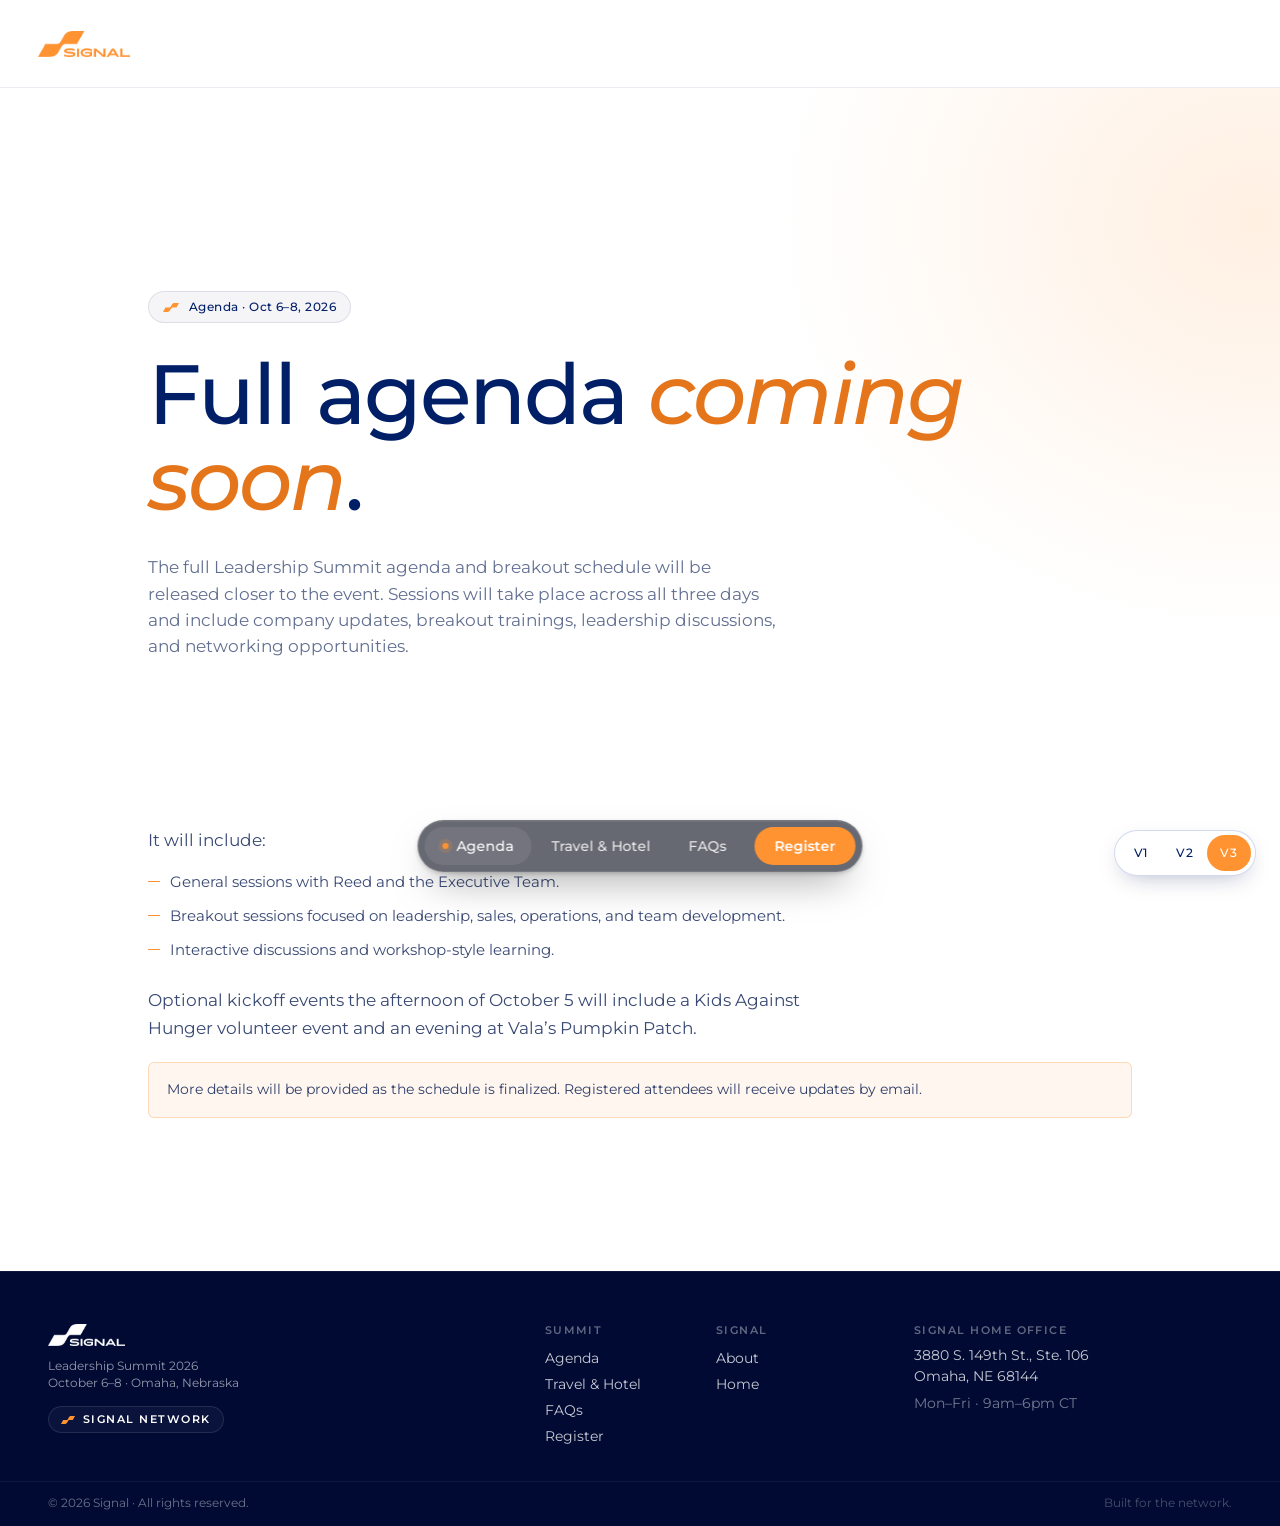
<file: site/agenda.html>
<!doctype html>
<html lang="en">
<head>
  <meta charset="utf-8" />
  <meta name="viewport" content="width=device-width, initial-scale=1" />
  <title>Agenda — Leadership Summit 2026 · Signal</title>
  <meta name="description" content="The full Leadership Summit 2026 agenda is being finalized. October 6–8, 2026. Signal Home Office, Omaha." />

  <link rel="preconnect" href="https://fonts.googleapis.com" />
  <link rel="preconnect" href="https://fonts.gstatic.com" crossorigin />
  <link rel="stylesheet" href="https://fonts.googleapis.com/css2?family=Montserrat:wght@400;500;600;700&display=swap" />
  <link rel="stylesheet" href="styles.css?v=5" />
</head>
<body class="is-light">

  <header class="nav nav--solid">
    <div class="nav__inner">
      <a class="nav__logo" href="index.html" aria-label="Signal — home">
        <img src="assets/signal-logo.png" alt="Signal" class="nav__logo-img" />
      </a>
</div>
  </header>

  <nav class="tray-nav" aria-label="Sections" data-theme="dark">
    <div class="tray-nav__group">
      <a href="agenda.html" class="tray-nav__link is-active" aria-current="page">Agenda</a>
      <a href="travel.html" class="tray-nav__link">Travel &amp; Hotel</a>
      <a href="faqs.html" class="tray-nav__link">FAQs</a>
    </div>
    <a href="register.html" class="tray-nav__cta">Register</a>
  </nav>

  <main>
    <section class="page-hero">
      <div class="page-hero__inner">
        <span class="page-hero__eyebrow">
          <span class="page-hero__mark" aria-hidden="true">
            <svg viewBox="0 0 117 65" fill="none" xmlns="http://www.w3.org/2000/svg">
              <path d="M98.5 32.5L117 0H83.6759C76.7307 0 70.2827 3.6031 66.6427 9.51805L55.4286 27.741C53.6086 30.6984 50.3847 32.5 46.912 32.5H18L0 65H33.5253C40.6318 65 47.2046 61.229 50.7912 55.0939L61.1044 37.453C62.8977 34.3855 66.1841 32.5 69.7374 32.5H98.5Z" fill="currentColor"/>
            </svg>
          </span>
          Agenda &middot; Oct 6&ndash;8, 2026
        </span>
        <h1 class="page-hero__title">Full agenda <em>coming soon</em>.</h1>
        <p class="page-hero__lede">
          The full Leadership Summit agenda and breakout schedule will be released closer to the event. Sessions will take place across all three days and include company updates, breakout trainings, leadership discussions, and networking opportunities.
        </p>
      </div>
    </section>

    <section class="page-body">
      <div class="page-body__inner prose">
        <p>It will include:</p>
        <ul>
          <li>General sessions with Reed and the Executive Team.</li>
          <li>Breakout sessions focused on leadership, sales, operations, and team development.</li>
          <li>Interactive discussions and workshop-style learning.</li>
        </ul>

        <p>
          Optional kickoff events the afternoon of October 5 will include a Kids Against Hunger volunteer event and an evening at Vala&rsquo;s Pumpkin Patch.
        </p>

        <span class="prose__note">
          More details will be provided as the schedule is finalized. Registered attendees will receive updates by email.
        </span>
      </div>
    </section>
  </main>

  <footer class="footer">
    <div class="footer__inner">
      <div class="footer__brand">
        <img src="assets/signal-logo.png" alt="Signal" class="footer__logo" />
        <p class="footer__tagline">
          Leadership Summit 2026<br />
          October 6&ndash;8 &middot; Omaha, Nebraska
        </p>
        <span class="footer__badge">
          <span class="footer__badge-mark" aria-hidden="true">
            <svg viewBox="0 0 117 65" fill="none" xmlns="http://www.w3.org/2000/svg">
              <path d="M98.5 32.5L117 0H83.6759C76.7307 0 70.2827 3.6031 66.6427 9.51805L55.4286 27.741C53.6086 30.6984 50.3847 32.5 46.912 32.5H18L0 65H33.5253C40.6318 65 47.2046 61.229 50.7912 55.0939L61.1044 37.453C62.8977 34.3855 66.1841 32.5 69.7374 32.5H98.5Z" fill="currentColor"/>
            </svg>
          </span>
          Signal Network
        </span>
      </div>
      <nav class="footer__nav" aria-label="Footer">
        <div class="footer__col">
          <p class="footer__col-head">Summit</p>
          <a href="agenda.html" class="footer__link">Agenda</a>
          <a href="travel.html" class="footer__link">Travel &amp; Hotel</a>
          <a href="faqs.html" class="footer__link">FAQs</a>
          <a href="register.html" class="footer__link">Register</a>
        </div>
        <div class="footer__col">
          <p class="footer__col-head">Signal</p>
          <a href="index.html#about" class="footer__link">About</a>
          <a href="index.html" class="footer__link">Home</a>
        </div>
      </nav>
      <div class="footer__contact">
        <p class="footer__contact-head">Signal Home Office</p>
        <p class="footer__contact-line">3880 S. 149th St., Ste. 106</p>
        <p class="footer__contact-line">Omaha, NE 68144</p>
        <p class="footer__contact-line footer__contact-line--muted">Mon&ndash;Fri &middot; 9am&ndash;6pm CT</p>
      </div>
    </div>
    <div class="footer__bottom">
      <p class="footer__legal">&copy; 2026 Signal &middot; All rights reserved.</p>
      <p class="footer__legal footer__legal--muted">Built for the network.</p>
    </div>
  </footer>

  <div class="version-toggle" role="group" aria-label="Design version">
    <a class="version-toggle__btn" href="/v1/?v=v1" aria-pressed="false">V1</a>
    <a class="version-toggle__btn" href="/v1/?v=v2" aria-pressed="false">V2</a>
    <button type="button" class="version-toggle__btn is-active" aria-pressed="true">V3</button>
  </div>
</body>
</html>
</file>
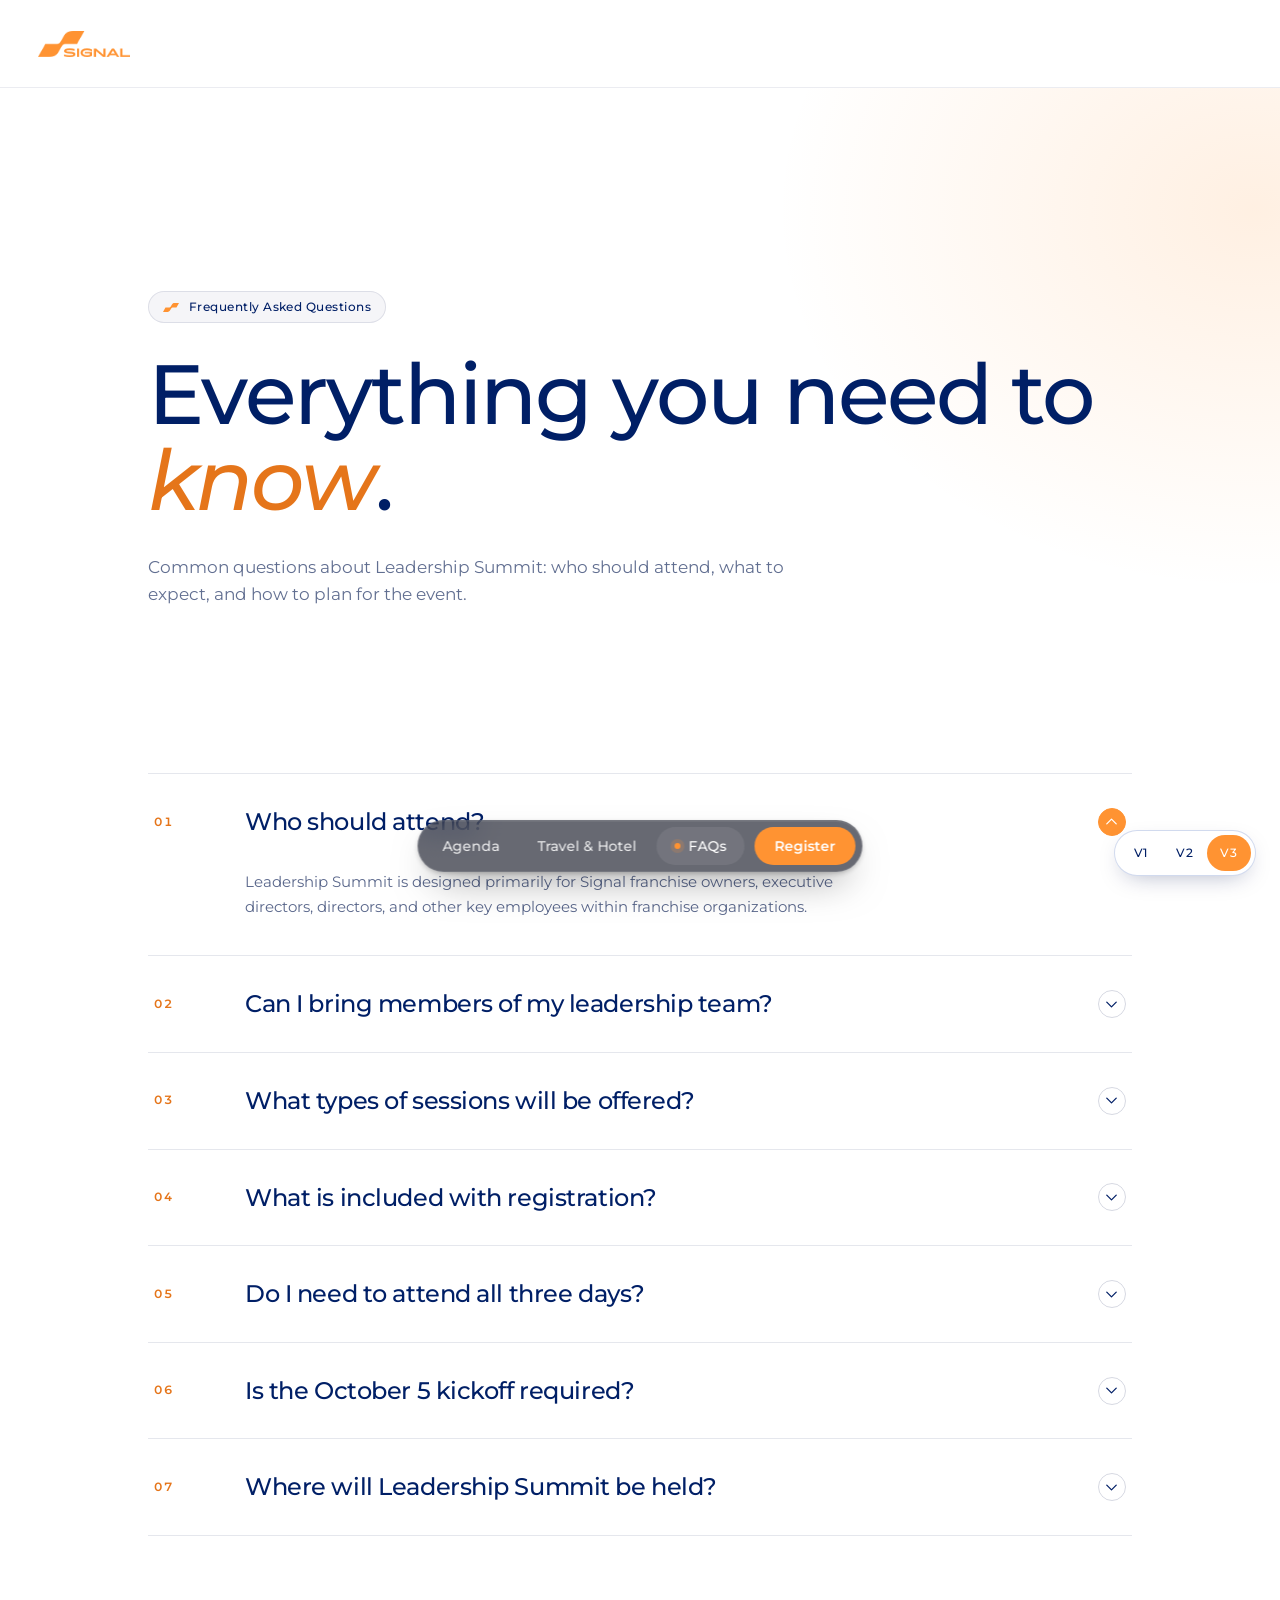
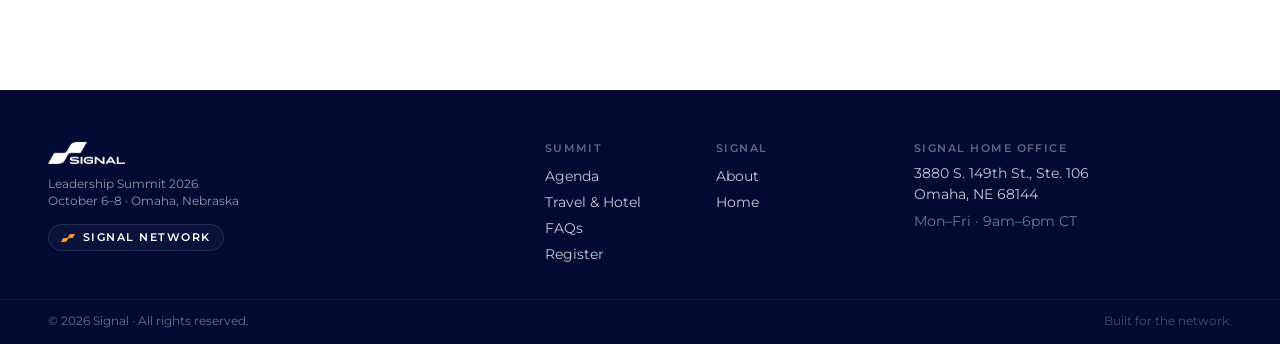
<file: site/faqs.html>
<!doctype html>
<html lang="en">
<head>
  <meta charset="utf-8" />
  <meta name="viewport" content="width=device-width, initial-scale=1" />
  <title>FAQs — Leadership Summit 2026 · Signal</title>
  <meta name="description" content="Frequently asked questions about the Signal Leadership Summit 2026." />

  <link rel="preconnect" href="https://fonts.googleapis.com" />
  <link rel="preconnect" href="https://fonts.gstatic.com" crossorigin />
  <link rel="stylesheet" href="https://fonts.googleapis.com/css2?family=Montserrat:wght@400;500;600;700&display=swap" />
  <link rel="stylesheet" href="styles.css?v=5" />
</head>
<body class="is-light">

  <header class="nav nav--solid">
    <div class="nav__inner">
      <a class="nav__logo" href="index.html" aria-label="Signal — home">
        <img src="assets/signal-logo.png" alt="Signal" class="nav__logo-img" />
      </a>
</div>
  </header>

  <nav class="tray-nav" aria-label="Sections" data-theme="dark">
    <div class="tray-nav__group">
      <a href="agenda.html" class="tray-nav__link">Agenda</a>
      <a href="travel.html" class="tray-nav__link">Travel &amp; Hotel</a>
      <a href="faqs.html" class="tray-nav__link is-active" aria-current="page">FAQs</a>
    </div>
    <a href="register.html" class="tray-nav__cta">Register</a>
  </nav>

  <main>
    <section class="page-hero">
      <div class="page-hero__inner">
        <span class="page-hero__eyebrow">
          <span class="page-hero__mark" aria-hidden="true">
            <svg viewBox="0 0 117 65" fill="none" xmlns="http://www.w3.org/2000/svg">
              <path d="M98.5 32.5L117 0H83.6759C76.7307 0 70.2827 3.6031 66.6427 9.51805L55.4286 27.741C53.6086 30.6984 50.3847 32.5 46.912 32.5H18L0 65H33.5253C40.6318 65 47.2046 61.229 50.7912 55.0939L61.1044 37.453C62.8977 34.3855 66.1841 32.5 69.7374 32.5H98.5Z" fill="currentColor"/>
            </svg>
          </span>
          Frequently Asked Questions
        </span>
        <h1 class="page-hero__title">Everything you need to <em>know</em>.</h1>
        <p class="page-hero__lede">
          Common questions about Leadership Summit: who should attend, what to expect, and how to plan for the event.
        </p>
      </div>
    </section>

    <section class="page-body">
      <div class="page-body__inner">
        <div class="faqs">

          <details class="faq" open>
            <summary class="faq__q">
              <span class="faq__num">01</span>
              <span class="faq__q-text">Who should attend?</span>
              <span class="faq__chevron" aria-hidden="true">
                <svg viewBox="0 0 14 8" fill="none" xmlns="http://www.w3.org/2000/svg">
                  <path d="M1 1l6 6 6-6" stroke="currentColor" stroke-width="1.6" stroke-linecap="round" stroke-linejoin="round"/>
                </svg>
              </span>
            </summary>
            <p class="faq__a">
              Leadership Summit is designed primarily for Signal franchise owners, executive directors, directors, and other key employees within franchise organizations.
            </p>
          </details>

          <details class="faq">
            <summary class="faq__q">
              <span class="faq__num">02</span>
              <span class="faq__q-text">Can I bring members of my leadership team?</span>
              <span class="faq__chevron" aria-hidden="true">
                <svg viewBox="0 0 14 8" fill="none" xmlns="http://www.w3.org/2000/svg">
                  <path d="M1 1l6 6 6-6" stroke="currentColor" stroke-width="1.6" stroke-linecap="round" stroke-linejoin="round"/>
                </svg>
              </span>
            </summary>
            <p class="faq__a">
              Yes. Leadership Summit was intentionally expanded to allow franchise leadership teams to attend together.
            </p>
          </details>

          <details class="faq">
            <summary class="faq__q">
              <span class="faq__num">03</span>
              <span class="faq__q-text">What types of sessions will be offered?</span>
              <span class="faq__chevron" aria-hidden="true">
                <svg viewBox="0 0 14 8" fill="none" xmlns="http://www.w3.org/2000/svg">
                  <path d="M1 1l6 6 6-6" stroke="currentColor" stroke-width="1.6" stroke-linecap="round" stroke-linejoin="round"/>
                </svg>
              </span>
            </summary>
            <p class="faq__a">
              Sessions will include executive team updates, leadership development, sales and operational breakout trainings, franchise owner-led best practices, and interactive discussions built around the day-to-day realities of running a Signal franchise.
            </p>
          </details>

          <details class="faq">
            <summary class="faq__q">
              <span class="faq__num">04</span>
              <span class="faq__q-text">What is included with registration?</span>
              <span class="faq__chevron" aria-hidden="true">
                <svg viewBox="0 0 14 8" fill="none" xmlns="http://www.w3.org/2000/svg">
                  <path d="M1 1l6 6 6-6" stroke="currentColor" stroke-width="1.6" stroke-linecap="round" stroke-linejoin="round"/>
                </svg>
              </span>
            </summary>
            <p class="faq__a">
              Registration includes access to Summit sessions, breakout trainings, networking opportunities, and scheduled activities. Hotel accommodations are not included. Additional registration details will be shared during the registration process.
            </p>
          </details>

          <details class="faq">
            <summary class="faq__q">
              <span class="faq__num">05</span>
              <span class="faq__q-text">Do I need to attend all three days?</span>
              <span class="faq__chevron" aria-hidden="true">
                <svg viewBox="0 0 14 8" fill="none" xmlns="http://www.w3.org/2000/svg">
                  <path d="M1 1l6 6 6-6" stroke="currentColor" stroke-width="1.6" stroke-linecap="round" stroke-linejoin="round"/>
                </svg>
              </span>
            </summary>
            <p class="faq__a">
              We strongly recommend participating in the full Summit to take part in the complete schedule of events.
            </p>
          </details>

          <details class="faq">
            <summary class="faq__q">
              <span class="faq__num">06</span>
              <span class="faq__q-text">Is the October 5 kickoff required?</span>
              <span class="faq__chevron" aria-hidden="true">
                <svg viewBox="0 0 14 8" fill="none" xmlns="http://www.w3.org/2000/svg">
                  <path d="M1 1l6 6 6-6" stroke="currentColor" stroke-width="1.6" stroke-linecap="round" stroke-linejoin="round"/>
                </svg>
              </span>
            </summary>
            <p class="faq__a">
              No, but arriving by X:XX on October 5 allows you to participate in the Kids Against Hunger event and evening at Vala&rsquo;s Pumpkin Patch.
            </p>
          </details>

          <details class="faq">
            <summary class="faq__q">
              <span class="faq__num">07</span>
              <span class="faq__q-text">Where will Leadership Summit be held?</span>
              <span class="faq__chevron" aria-hidden="true">
                <svg viewBox="0 0 14 8" fill="none" xmlns="http://www.w3.org/2000/svg">
                  <path d="M1 1l6 6 6-6" stroke="currentColor" stroke-width="1.6" stroke-linecap="round" stroke-linejoin="round"/>
                </svg>
              </span>
            </summary>
            <p class="faq__a">
              Leadership Summit will take place at Signal Home Office in Omaha, Nebraska.
            </p>
          </details>

        </div>
      </div>
    </section>
  </main>

  <footer class="footer">
    <div class="footer__inner">
      <div class="footer__brand">
        <img src="assets/signal-logo.png" alt="Signal" class="footer__logo" />
        <p class="footer__tagline">
          Leadership Summit 2026<br />
          October 6&ndash;8 &middot; Omaha, Nebraska
        </p>
        <span class="footer__badge">
          <span class="footer__badge-mark" aria-hidden="true">
            <svg viewBox="0 0 117 65" fill="none" xmlns="http://www.w3.org/2000/svg">
              <path d="M98.5 32.5L117 0H83.6759C76.7307 0 70.2827 3.6031 66.6427 9.51805L55.4286 27.741C53.6086 30.6984 50.3847 32.5 46.912 32.5H18L0 65H33.5253C40.6318 65 47.2046 61.229 50.7912 55.0939L61.1044 37.453C62.8977 34.3855 66.1841 32.5 69.7374 32.5H98.5Z" fill="currentColor"/>
            </svg>
          </span>
          Signal Network
        </span>
      </div>
      <nav class="footer__nav" aria-label="Footer">
        <div class="footer__col">
          <p class="footer__col-head">Summit</p>
          <a href="agenda.html" class="footer__link">Agenda</a>
          <a href="travel.html" class="footer__link">Travel &amp; Hotel</a>
          <a href="faqs.html" class="footer__link">FAQs</a>
          <a href="register.html" class="footer__link">Register</a>
        </div>
        <div class="footer__col">
          <p class="footer__col-head">Signal</p>
          <a href="index.html#about" class="footer__link">About</a>
          <a href="index.html" class="footer__link">Home</a>
        </div>
      </nav>
      <div class="footer__contact">
        <p class="footer__contact-head">Signal Home Office</p>
        <p class="footer__contact-line">3880 S. 149th St., Ste. 106</p>
        <p class="footer__contact-line">Omaha, NE 68144</p>
        <p class="footer__contact-line footer__contact-line--muted">Mon&ndash;Fri &middot; 9am&ndash;6pm CT</p>
      </div>
    </div>
    <div class="footer__bottom">
      <p class="footer__legal">&copy; 2026 Signal &middot; All rights reserved.</p>
      <p class="footer__legal footer__legal--muted">Built for the network.</p>
    </div>
  </footer>

  <div class="version-toggle" role="group" aria-label="Design version">
    <a class="version-toggle__btn" href="/v1/?v=v1" aria-pressed="false">V1</a>
    <a class="version-toggle__btn" href="/v1/?v=v2" aria-pressed="false">V2</a>
    <button type="button" class="version-toggle__btn is-active" aria-pressed="true">V3</button>
  </div>
</body>
</html>
</file>
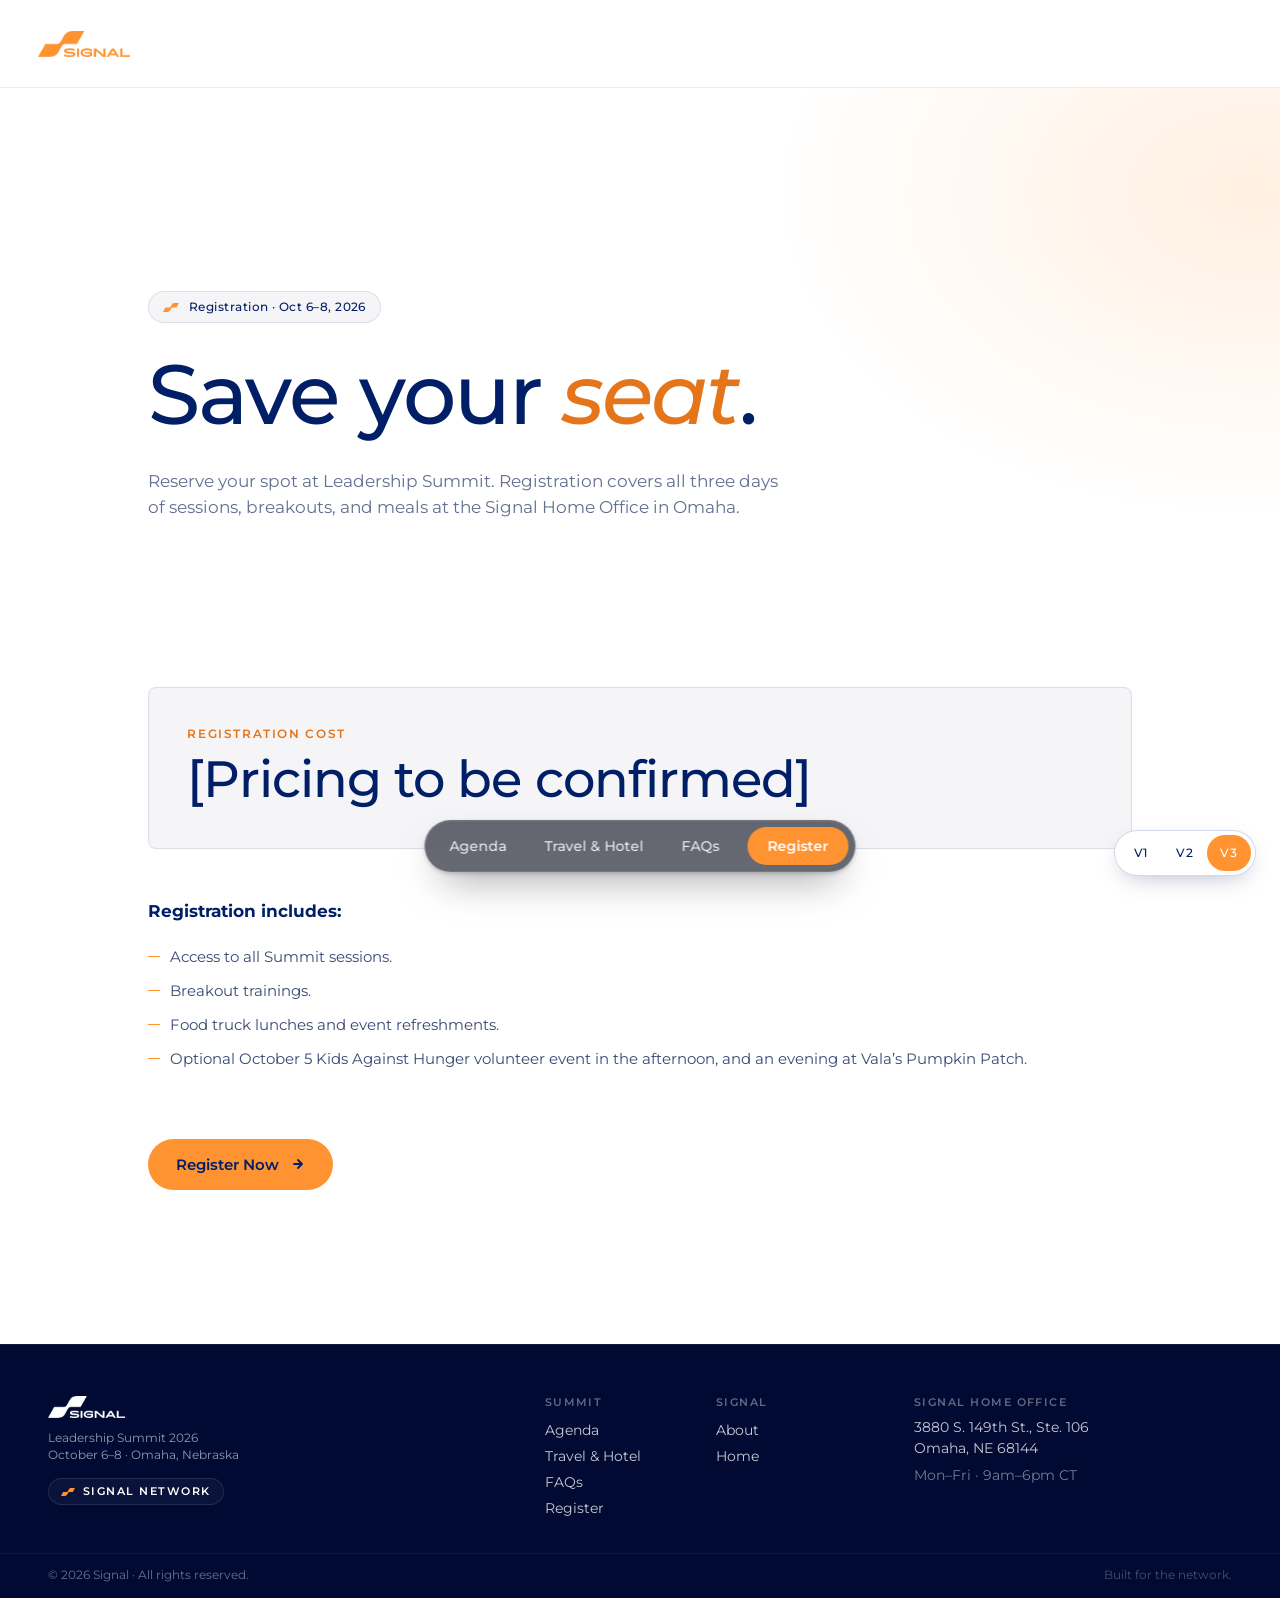
<file: site/register.html>
<!doctype html>
<html lang="en">
<head>
  <meta charset="utf-8" />
  <meta name="viewport" content="width=device-width, initial-scale=1" />
  <title>Register — Leadership Summit 2026 · Signal</title>
  <meta name="description" content="Register for the Signal Leadership Summit 2026. October 6–8, 2026 in Omaha, Nebraska." />

  <link rel="preconnect" href="https://fonts.googleapis.com" />
  <link rel="preconnect" href="https://fonts.gstatic.com" crossorigin />
  <link rel="stylesheet" href="https://fonts.googleapis.com/css2?family=Montserrat:wght@400;500;600;700&display=swap" />
  <link rel="stylesheet" href="styles.css?v=5" />
</head>
<body class="is-light">

  <header class="nav nav--solid">
    <div class="nav__inner">
      <a class="nav__logo" href="index.html" aria-label="Signal — home">
        <img src="assets/signal-logo.png" alt="Signal" class="nav__logo-img" />
      </a>
</div>
  </header>

  <nav class="tray-nav" aria-label="Sections" data-theme="dark">
    <div class="tray-nav__group">
      <a href="agenda.html" class="tray-nav__link">Agenda</a>
      <a href="travel.html" class="tray-nav__link">Travel &amp; Hotel</a>
      <a href="faqs.html" class="tray-nav__link">FAQs</a>
    </div>
    <a href="register.html" class="tray-nav__cta">Register</a>
  </nav>

  <main>
    <section class="page-hero">
      <div class="page-hero__inner">
        <span class="page-hero__eyebrow">
          <span class="page-hero__mark" aria-hidden="true">
            <svg viewBox="0 0 117 65" fill="none" xmlns="http://www.w3.org/2000/svg">
              <path d="M98.5 32.5L117 0H83.6759C76.7307 0 70.2827 3.6031 66.6427 9.51805L55.4286 27.741C53.6086 30.6984 50.3847 32.5 46.912 32.5H18L0 65H33.5253C40.6318 65 47.2046 61.229 50.7912 55.0939L61.1044 37.453C62.8977 34.3855 66.1841 32.5 69.7374 32.5H98.5Z" fill="currentColor"/>
            </svg>
          </span>
          Registration &middot; Oct 6&ndash;8, 2026
        </span>
        <h1 class="page-hero__title">Save your <em>seat</em>.</h1>
        <p class="page-hero__lede">
          Reserve your spot at Leadership Summit. Registration covers all three days of sessions, breakouts, and meals at the Signal Home Office in Omaha.
        </p>
      </div>
    </section>

    <section class="page-body">
      <div class="page-body__inner">

        <div class="pricing">
          <p class="pricing__label">Registration Cost</p>
          <p class="pricing__value">[Pricing to be confirmed]</p>
        </div>

        <div class="prose">
          <p style="font-size: 17px; color: var(--white); margin-bottom: 20px;">
            <strong>Registration includes:</strong>
          </p>
          <ul>
            <li>Access to all Summit sessions.</li>
            <li>Breakout trainings.</li>
            <li>Food truck lunches and event refreshments.</li>
            <li>Optional October 5 Kids Against Hunger volunteer event in the afternoon, and an evening at Vala&rsquo;s Pumpkin Patch.</li>
          </ul>

          <a href="#register-form" class="register-cta">
            Register Now
            <svg class="register-cta__arrow" viewBox="0 0 14 14" fill="none" aria-hidden="true">
              <path d="M3 7h8M7 3l4 4-4 4" stroke="currentColor" stroke-width="1.8" stroke-linecap="round" stroke-linejoin="round"/>
            </svg>
          </a>
        </div>

      </div>
    </section>
  </main>

  <footer class="footer">
    <div class="footer__inner">
      <div class="footer__brand">
        <img src="assets/signal-logo.png" alt="Signal" class="footer__logo" />
        <p class="footer__tagline">
          Leadership Summit 2026<br />
          October 6&ndash;8 &middot; Omaha, Nebraska
        </p>
        <span class="footer__badge">
          <span class="footer__badge-mark" aria-hidden="true">
            <svg viewBox="0 0 117 65" fill="none" xmlns="http://www.w3.org/2000/svg">
              <path d="M98.5 32.5L117 0H83.6759C76.7307 0 70.2827 3.6031 66.6427 9.51805L55.4286 27.741C53.6086 30.6984 50.3847 32.5 46.912 32.5H18L0 65H33.5253C40.6318 65 47.2046 61.229 50.7912 55.0939L61.1044 37.453C62.8977 34.3855 66.1841 32.5 69.7374 32.5H98.5Z" fill="currentColor"/>
            </svg>
          </span>
          Signal Network
        </span>
      </div>
      <nav class="footer__nav" aria-label="Footer">
        <div class="footer__col">
          <p class="footer__col-head">Summit</p>
          <a href="agenda.html" class="footer__link">Agenda</a>
          <a href="travel.html" class="footer__link">Travel &amp; Hotel</a>
          <a href="faqs.html" class="footer__link">FAQs</a>
          <a href="register.html" class="footer__link">Register</a>
        </div>
        <div class="footer__col">
          <p class="footer__col-head">Signal</p>
          <a href="index.html#about" class="footer__link">About</a>
          <a href="index.html" class="footer__link">Home</a>
        </div>
      </nav>
      <div class="footer__contact">
        <p class="footer__contact-head">Signal Home Office</p>
        <p class="footer__contact-line">3880 S. 149th St., Ste. 106</p>
        <p class="footer__contact-line">Omaha, NE 68144</p>
        <p class="footer__contact-line footer__contact-line--muted">Mon&ndash;Fri &middot; 9am&ndash;6pm CT</p>
      </div>
    </div>
    <div class="footer__bottom">
      <p class="footer__legal">&copy; 2026 Signal &middot; All rights reserved.</p>
      <p class="footer__legal footer__legal--muted">Built for the network.</p>
    </div>
  </footer>

  <div class="version-toggle" role="group" aria-label="Design version">
    <a class="version-toggle__btn" href="/v1/?v=v1" aria-pressed="false">V1</a>
    <a class="version-toggle__btn" href="/v1/?v=v2" aria-pressed="false">V2</a>
    <button type="button" class="version-toggle__btn is-active" aria-pressed="true">V3</button>
  </div>
</body>
</html>
</file>
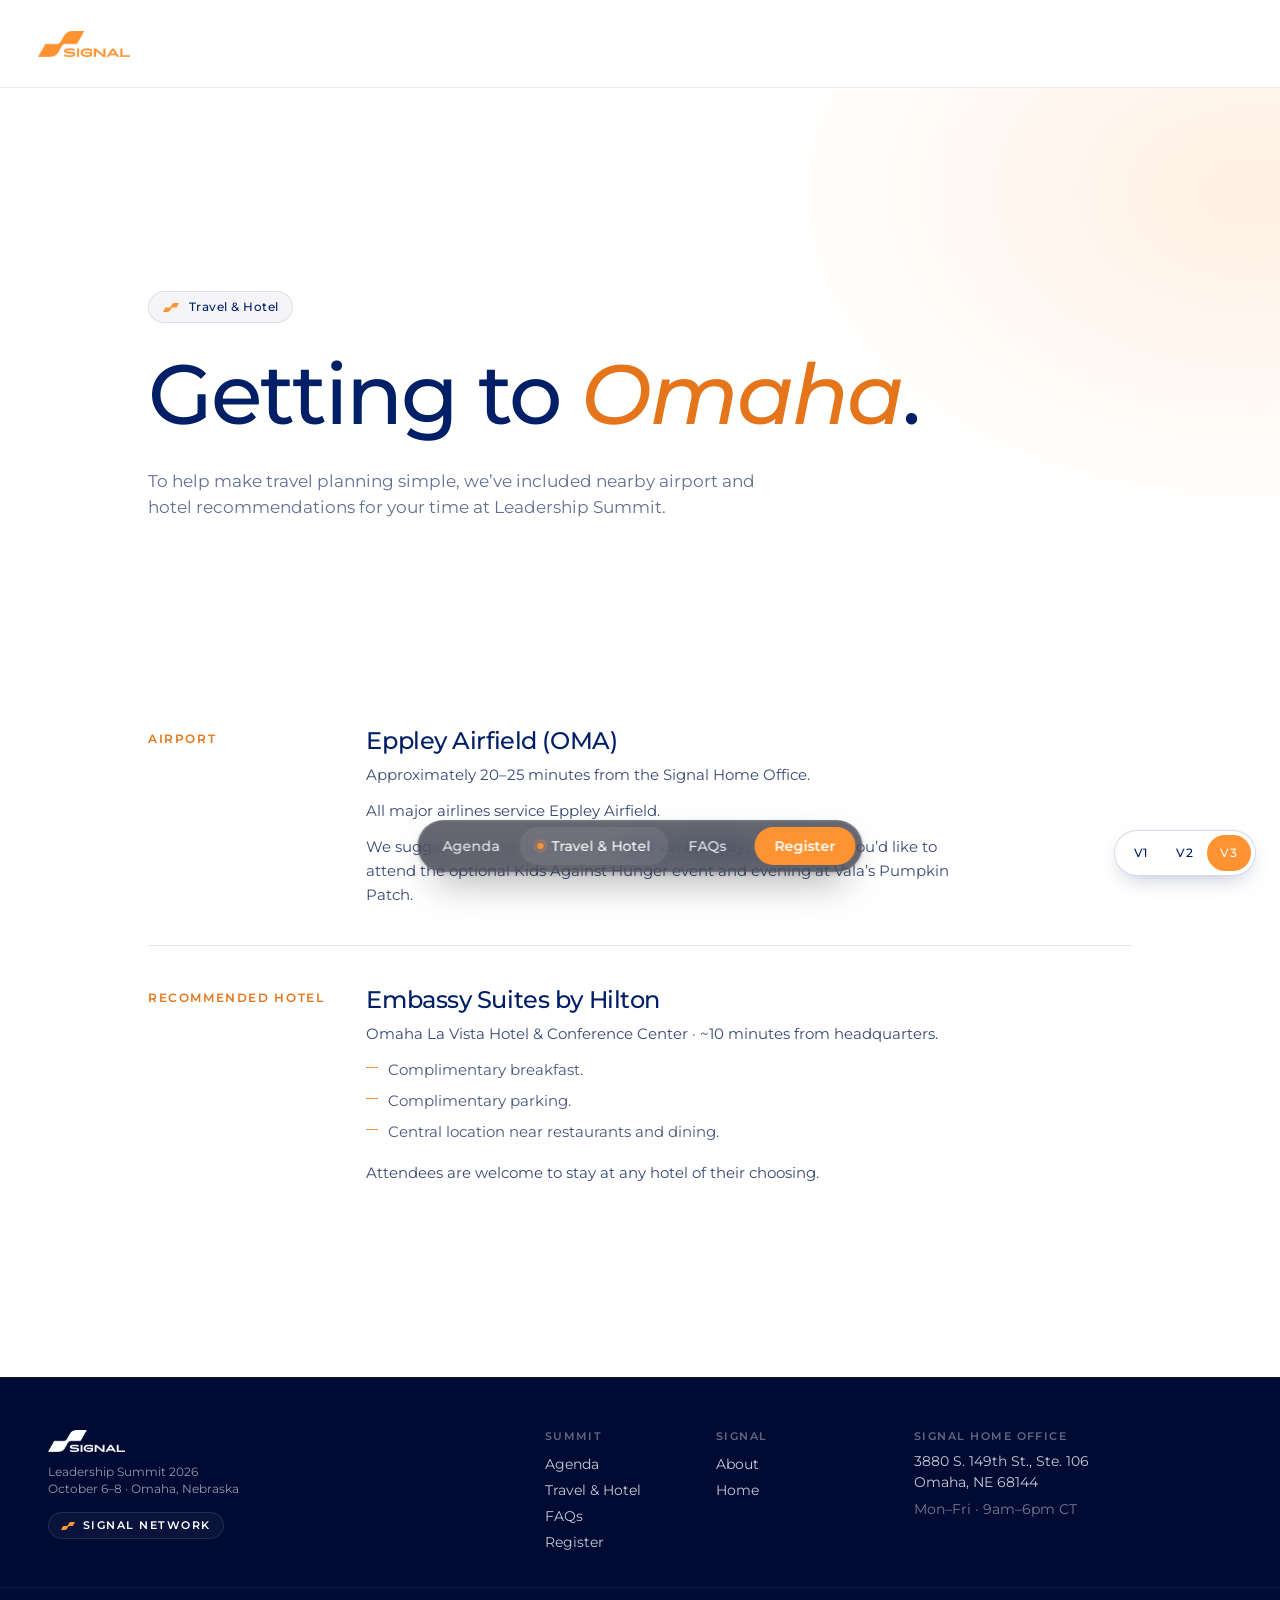
<file: site/travel.html>
<!doctype html>
<html lang="en">
<head>
  <meta charset="utf-8" />
  <meta name="viewport" content="width=device-width, initial-scale=1" />
  <title>Travel &amp; Hotel — Leadership Summit 2026 · Signal</title>
  <meta name="description" content="Travel and hotel recommendations for the Signal Leadership Summit 2026 in Omaha, Nebraska." />

  <link rel="preconnect" href="https://fonts.googleapis.com" />
  <link rel="preconnect" href="https://fonts.gstatic.com" crossorigin />
  <link rel="stylesheet" href="https://fonts.googleapis.com/css2?family=Montserrat:wght@400;500;600;700&display=swap" />
  <link rel="stylesheet" href="styles.css?v=5" />
</head>
<body class="is-light">

  <header class="nav nav--solid">
    <div class="nav__inner">
      <a class="nav__logo" href="index.html" aria-label="Signal — home">
        <img src="assets/signal-logo.png" alt="Signal" class="nav__logo-img" />
      </a>
</div>
  </header>

  <nav class="tray-nav" aria-label="Sections" data-theme="dark">
    <div class="tray-nav__group">
      <a href="agenda.html" class="tray-nav__link">Agenda</a>
      <a href="travel.html" class="tray-nav__link is-active" aria-current="page">Travel &amp; Hotel</a>
      <a href="faqs.html" class="tray-nav__link">FAQs</a>
    </div>
    <a href="register.html" class="tray-nav__cta">Register</a>
  </nav>

  <main>
    <section class="page-hero">
      <div class="page-hero__inner">
        <span class="page-hero__eyebrow">
          <span class="page-hero__mark" aria-hidden="true">
            <svg viewBox="0 0 117 65" fill="none" xmlns="http://www.w3.org/2000/svg">
              <path d="M98.5 32.5L117 0H83.6759C76.7307 0 70.2827 3.6031 66.6427 9.51805L55.4286 27.741C53.6086 30.6984 50.3847 32.5 46.912 32.5H18L0 65H33.5253C40.6318 65 47.2046 61.229 50.7912 55.0939L61.1044 37.453C62.8977 34.3855 66.1841 32.5 69.7374 32.5H98.5Z" fill="currentColor"/>
            </svg>
          </span>
          Travel &amp; Hotel
        </span>
        <h1 class="page-hero__title">Getting to <em>Omaha</em>.</h1>
        <p class="page-hero__lede">
          To help make travel planning simple, we&rsquo;ve included nearby airport and hotel recommendations for your time at Leadership Summit.
        </p>
      </div>
    </section>

    <section class="page-body">
      <div class="page-body__inner">

        <div class="info-row">
          <p class="info-row__label">Airport</p>
          <div class="info-row__body">
            <h2 class="info-row__title">Eppley Airfield (OMA)</h2>
            <p class="info-row__sub">Approximately 20&ndash;25 minutes from the Signal Home Office.</p>
            <p>All major airlines service Eppley Airfield.</p>
            <p>
              We suggest arriving no later than <strong>X:XX on Monday, October 5</strong> if you&rsquo;d like to attend the optional Kids Against Hunger event and evening at Vala&rsquo;s Pumpkin Patch.
            </p>
          </div>
        </div>

        <div class="info-row">
          <p class="info-row__label">Recommended Hotel</p>
          <div class="info-row__body">
            <h2 class="info-row__title">Embassy Suites by Hilton</h2>
            <p class="info-row__sub">Omaha La Vista Hotel &amp; Conference Center &middot; ~10 minutes from headquarters.</p>
            <ul>
              <li>Complimentary breakfast.</li>
              <li>Complimentary parking.</li>
              <li>Central location near restaurants and dining.</li>
            </ul>
            <p style="margin-top: 18px;">
              Attendees are welcome to stay at any hotel of their choosing.
            </p>
          </div>
        </div>

      </div>
    </section>
  </main>

  <footer class="footer">
    <div class="footer__inner">
      <div class="footer__brand">
        <img src="assets/signal-logo.png" alt="Signal" class="footer__logo" />
        <p class="footer__tagline">
          Leadership Summit 2026<br />
          October 6&ndash;8 &middot; Omaha, Nebraska
        </p>
        <span class="footer__badge">
          <span class="footer__badge-mark" aria-hidden="true">
            <svg viewBox="0 0 117 65" fill="none" xmlns="http://www.w3.org/2000/svg">
              <path d="M98.5 32.5L117 0H83.6759C76.7307 0 70.2827 3.6031 66.6427 9.51805L55.4286 27.741C53.6086 30.6984 50.3847 32.5 46.912 32.5H18L0 65H33.5253C40.6318 65 47.2046 61.229 50.7912 55.0939L61.1044 37.453C62.8977 34.3855 66.1841 32.5 69.7374 32.5H98.5Z" fill="currentColor"/>
            </svg>
          </span>
          Signal Network
        </span>
      </div>
      <nav class="footer__nav" aria-label="Footer">
        <div class="footer__col">
          <p class="footer__col-head">Summit</p>
          <a href="agenda.html" class="footer__link">Agenda</a>
          <a href="travel.html" class="footer__link">Travel &amp; Hotel</a>
          <a href="faqs.html" class="footer__link">FAQs</a>
          <a href="register.html" class="footer__link">Register</a>
        </div>
        <div class="footer__col">
          <p class="footer__col-head">Signal</p>
          <a href="index.html#about" class="footer__link">About</a>
          <a href="index.html" class="footer__link">Home</a>
        </div>
      </nav>
      <div class="footer__contact">
        <p class="footer__contact-head">Signal Home Office</p>
        <p class="footer__contact-line">3880 S. 149th St., Ste. 106</p>
        <p class="footer__contact-line">Omaha, NE 68144</p>
        <p class="footer__contact-line footer__contact-line--muted">Mon&ndash;Fri &middot; 9am&ndash;6pm CT</p>
      </div>
    </div>
    <div class="footer__bottom">
      <p class="footer__legal">&copy; 2026 Signal &middot; All rights reserved.</p>
      <p class="footer__legal footer__legal--muted">Built for the network.</p>
    </div>
  </footer>

  <div class="version-toggle" role="group" aria-label="Design version">
    <a class="version-toggle__btn" href="/v1/?v=v1" aria-pressed="false">V1</a>
    <a class="version-toggle__btn" href="/v1/?v=v2" aria-pressed="false">V2</a>
    <button type="button" class="version-toggle__btn is-active" aria-pressed="true">V3</button>
  </div>
</body>
</html>
</file>
<file: site/styles.css>
/* ============================================================== */
/*  Signal Leadership Summit 2026 — V3                            */
/*  Hero pass: full-bleed video, twin pills, big headline         */
/* ============================================================== */

:root {
  --signal-orange:      #FF9332;
  --signal-orange-hot:  #FFB37A;
  --signal-orange-deep: #E5751A;
  --signal-blue:        #0032A0;
  --signal-blue-deep:   #001F66;
  /* Matched to the deep midnight navy of the globe image (assets/globe.png)
     so the section bg blends seamlessly into the globe horizon band. */
  --signal-blue-ink:    #020C2E;
  --white:              #FFFFFF;

  --font-sans:          'Montserrat', system-ui, -apple-system, sans-serif;
  --container:          1280px;
  --gutter:             clamp(1.25rem, 4vw, 3rem);
  --nav-h:              88px;
}

* { box-sizing: border-box; }

html, body {
  margin: 0;
  padding: 0;
  background: var(--signal-blue-ink);
  color: var(--white);
  font-family: var(--font-sans);
  font-weight: 400;
  -webkit-font-smoothing: antialiased;
  -moz-osx-font-smoothing: grayscale;
  /* `clip` (not `hidden`) so position:sticky descendants work.
     overflow:hidden promotes a scroll container which breaks sticky. */
  overflow-x: clip;
}

img, svg { display: block; max-width: 100%; }
a { color: inherit; text-decoration: none; }
button { font: inherit; color: inherit; background: none; border: 0; padding: 0; cursor: pointer; }
main { display: block; }


/* ============================================================== */
/*  NAV — sits over the video, transparent, white text             */
/* ============================================================== */
.nav {
  position: absolute;
  inset: 0 0 auto 0;
  z-index: 30;
  height: var(--nav-h);
  background: transparent;
}
.nav__inner {
  max-width: 1480px;
  height: 100%;
  margin: 0 auto;
  padding: 0 clamp(1.5rem, 3vw, 3.25rem);
  display: grid;
  grid-template-columns: auto 1fr auto;
  align-items: center;
  gap: 24px;
}
.nav__logo {
  display: inline-flex;
  align-items: center;
}
.nav__logo-img {
  height: 26px;
  width: auto;
  filter: brightness(0) invert(1);
  opacity: 0.96;
}
.nav__center {
  justify-self: start;
  margin-left: 36px;
  display: flex;
  gap: clamp(20px, 2.4vw, 36px);
  align-items: center;
}
.nav__right {
  display: flex;
  align-items: center;
  gap: clamp(18px, 2vw, 30px);
}
.nav__link {
  display: inline-flex;
  align-items: center;
  gap: 6px;
  font-size: 14px;
  font-weight: 500;
  letter-spacing: 0;
  color: var(--white);
  opacity: 0.92;
  white-space: nowrap;
  transition: opacity 160ms ease;
}
.nav__link:hover { opacity: 1; }
.nav__link--has-menu .nav__caret {
  width: 9px;
  height: 5px;
  opacity: 0.82;
  margin-top: 1px;
}
.nav__lang {
  font-size: 14px;
  font-weight: 500;
  color: var(--white);
  opacity: 0.86;
  letter-spacing: 0.04em;
}
.nav__cta {
  display: inline-flex;
  align-items: center;
  padding: 12px 22px;
  background: var(--white);
  color: #0B0F1A;
  font-size: 14px;
  font-weight: 600;
  border-radius: 999px;
  transition: background 160ms ease, color 160ms ease, transform 160ms ease;
}
.nav__cta:hover {
  background: var(--signal-orange);
  color: var(--white);
}

@media (max-width: 880px) {
  .nav__center { display: none; }
  .nav__right .nav__link:not(.nav__link--has-menu) { display: none; }
  .nav__lang { display: none; }
}


/* ============================================================== */
/*  TRAY NAV — floating frosted pill, fixed bottom-center.         */
/*  Holds the section links + Register CTA on the right.           */
/*  Adapts to the background it's sitting over:                    */
/*    data-theme="dark"  → white text on dark glass                */
/*    data-theme="light" → blue text on light glass                */
/* ============================================================== */
.tray-nav {
  position: fixed;
  left: 50%;
  bottom: clamp(18px, 2.4vw, 28px);
  transform: translateX(-50%);
  z-index: 40;
  display: inline-flex;
  align-items: center;
  gap: 6px;
  padding: 6px;
  border-radius: 999px;
  backdrop-filter: blur(14px) saturate(140%);
  -webkit-backdrop-filter: blur(14px) saturate(140%);
  transition: background 250ms ease, border-color 250ms ease, box-shadow 250ms ease;
}
.tray-nav__group {
  display: inline-flex;
  align-items: center;
  gap: 2px;
}

/* Dark theme — over dark sections (hero, summit-details, footer) */
.tray-nav[data-theme="dark"] {
  background: rgba(10, 13, 28, 0.62);
  border: 1px solid rgba(255, 255, 255, 0.10);
  box-shadow:
    0 18px 40px -16px rgba(0, 0, 0, 0.55),
    0 2px 6px -2px rgba(0, 0, 0, 0.35),
    inset 0 1px 0 rgba(255, 255, 255, 0.06);
}
.tray-nav[data-theme="dark"] .tray-nav__link {
  color: rgba(255, 255, 255, 0.86);
}
.tray-nav[data-theme="dark"] .tray-nav__link:hover,
.tray-nav[data-theme="dark"] .tray-nav__link.is-active {
  color: var(--white);
  background: rgba(255, 255, 255, 0.08);
}

/* Light theme — over light sections (agenda, glimpses) */
.tray-nav[data-theme="light"] {
  background: rgba(255, 255, 255, 0.78);
  border: 1px solid rgba(0, 22, 77, 0.10);
  box-shadow:
    0 18px 40px -16px rgba(0, 22, 77, 0.18),
    0 2px 6px -2px rgba(0, 22, 77, 0.10),
    inset 0 1px 0 rgba(255, 255, 255, 0.6);
}
.tray-nav[data-theme="light"] .tray-nav__link {
  color: rgba(0, 22, 77, 0.78);
}
.tray-nav[data-theme="light"] .tray-nav__link:hover,
.tray-nav[data-theme="light"] .tray-nav__link.is-active {
  color: var(--signal-blue-ink);
  background: rgba(0, 22, 77, 0.06);
}

.tray-nav__link {
  display: inline-flex;
  align-items: center;
  gap: 8px;
  padding: 10px 18px;
  font-size: 14px;
  font-weight: 500;
  letter-spacing: 0;
  border-radius: 999px;
  white-space: nowrap;
  transition: color 160ms ease, background 160ms ease;
}
.tray-nav__link.is-active::before {
  content: '';
  width: 6px;
  height: 6px;
  border-radius: 999px;
  background: var(--signal-orange);
  box-shadow: 0 0 0 4px rgba(255, 147, 50, 0.18);
}

/* Register CTA inside the tray — always orange, in both themes */
.tray-nav__cta {
  display: inline-flex;
  align-items: center;
  padding: 10px 20px;
  font-size: 14px;
  font-weight: 600;
  letter-spacing: 0;
  color: var(--white);
  background: var(--signal-orange);
  border-radius: 999px;
  white-space: nowrap;
  transition: background 160ms ease, transform 160ms ease, box-shadow 160ms ease;
  margin-left: 4px;
}
.tray-nav__cta:hover {
  background: var(--signal-orange-deep);
  transform: translateY(-1px);
  box-shadow: 0 10px 24px -8px rgba(255, 147, 50, 0.55);
}

/* Keyboard focus — orange ring works on both light and dark trays. */
.tray-nav__link:focus-visible,
.tray-nav__cta:focus-visible {
  outline: 2px solid var(--signal-orange);
  outline-offset: 3px;
}

@media (max-width: 720px) {
  .tray-nav { padding: 5px; gap: 3px; }
  .tray-nav__group { gap: 0; }
  .tray-nav__link { padding: 9px 14px; font-size: 14px; }
  .tray-nav__cta { padding: 9px 16px; font-size: 14px; }
}
@media (max-width: 560px) {
  .tray-nav { display: none; }
}


/* ============================================================== */
/*  HERO                                                           */
/* ============================================================== */
.hero {
  position: relative;
  width: 100%;
  /* Same proportions as the Digidop hero (≈ 100vh on desktop) */
  min-height: 760px;
  height: 100vh;
  max-height: 1080px;
  overflow: hidden;
  isolation: isolate;
  background: #000;
}

.hero__video {
  position: absolute;
  inset: 0;
  width: 100%;
  height: 100%;
  object-fit: cover;
  object-position: center;
  z-index: 0;
  /* Slight saturation pull keeps the warm midtones reading against the blue overlay */
  filter: saturate(1.05);
}

/* Top vignette — keeps nav legible no matter what frame the loop is on.
   Neutral dark (no blue tint) so the video reads true. */
.hero__overlay--top {
  position: absolute;
  inset: 0 0 auto 0;
  height: 220px;
  z-index: 1;
  pointer-events: none;
  background: linear-gradient(
    to bottom,
    rgba(0, 0, 0, 0.45) 0%,
    rgba(0, 0, 0, 0.15) 60%,
    rgba(0, 0, 0, 0)    100%
  );
}

/* Bottom blue ramp — kept short and concentrated near the seam so the
   video shows in true color through most of the hero. Only the last
   ~25% paints the Signal Blue Ink that meets the next section. */
.hero__overlay--bottom {
  position: absolute;
  inset: auto 0 0 0;
  height: 38%;
  z-index: 1;
  pointer-events: none;
  background: linear-gradient(
    to bottom,
    rgba(2, 12, 46, 0)    0%,
    rgba(2, 12, 46, 0.08) 35%,
    rgba(2, 12, 46, 0.35) 65%,
    rgba(2, 12, 46, 0.85) 88%,
    var(--signal-blue-ink) 100%
  );
}

.hero__content {
  position: relative;
  z-index: 2;
  /* Match the nav__inner shell exactly so the headline's left edge
     lines up with the logo above it. */
  max-width: 1480px;
  margin: 0 auto;
  padding: 0 clamp(1.5rem, 3vw, 3.25rem);
  padding-bottom: clamp(110px, 18vh, 220px);
  height: 100%;
  display: flex;
  flex-direction: column;
  justify-content: flex-end;
}

/* Pills sit just above the headline */
.hero__pills {
  display: flex;
  flex-wrap: wrap;
  gap: 10px;
  margin-bottom: clamp(20px, 2.4vw, 32px);
}
.hero__pill {
  display: inline-flex;
  align-items: center;
  gap: 10px;
  padding: 10px 16px;
  background: rgba(10, 13, 28, 0.74);
  border: 1px solid rgba(255, 255, 255, 0.09);
  color: var(--white);
  border-radius: 999px;
  font-size: 14px;
  font-weight: 500;
  letter-spacing: 0;
  backdrop-filter: blur(10px);
  -webkit-backdrop-filter: blur(10px);
  white-space: nowrap;
}
.hero__pill-mark {
  width: 18px;
  height: 10px;
  color: var(--signal-orange);
  display: inline-flex;
}
.hero__pill-mark svg { width: 100%; height: 100%; }

/* Headline — match Digidop ratio/size: ~4 lines, large, semibold,
   tight line-height, white. Brand rule says H1 is uppercase, but the
   sentence here reads as one continuous line of body-style copy, so
   we set it mixed-case to mirror the Digidop voice while keeping
   Montserrat at brand-weights. */
.hero__title {
  font-family: var(--font-sans);
  font-weight: 600;
  /* Two-line headline with each line wrapped in a span so the break is
     semantic (not <br>) and we can tune per-line spacing. */
  font-size: clamp(48px, 6.6vw, 104px);
  line-height: 1.02;
  letter-spacing: -0.024em;
  color: var(--white);
  margin: 0;
  max-width: 18ch;
  display: flex;
  flex-direction: column;
}
.hero__title-line { display: block; }

@media (max-width: 720px) {
  .hero { min-height: 600px; height: 90vh; }
  .hero__title {
    font-size: clamp(28px, 7vw, 40px);
    max-width: 100%;
  }
  .hero__pills { gap: 8px; }
  .hero__pill { font-size: 11.5px; padding: 8px 13px; }
}


/* ============================================================== */
/*  LOGO STRIP                                                     */
/*  Sits directly after hero on the same Signal Blue Ink base so   */
/*  the seam stays invisible. Logos are evenly distributed across  */
/*  the full inner width, muted/desaturated.                       */
/* ============================================================== */
.logos {
  background: var(--signal-blue-ink);
  padding: clamp(56px, 7vw, 96px) 0;
}
.logos__inner {
  max-width: 1080px;
  margin: 0 auto;
  padding: 0 clamp(1.5rem, 4vw, 4rem);
  display: flex;
  align-items: center;
  justify-content: space-around;
  gap: clamp(28px, 5vw, 88px);
  flex-wrap: wrap;
}
.logos__item {
  height: 28px;
  width: auto;
  max-width: 160px;
  object-fit: contain;
  filter: brightness(0) invert(1);
  opacity: 0.48;
  transition: opacity 200ms ease;
}
.logos__item:hover { opacity: 0.86; }

@media (max-width: 720px) {
  .logos__inner { justify-content: center; gap: 28px 40px; }
  .logos__item { height: 22px; }
}


/* ============================================================== */
/*  SUMMIT DETAILS — Where & When                                   */
/*  Pill + dates-led headline + 2 facts + Travel CTA + dot-globe   */
/*  dome anchored at the bottom, intersected by the orange ribbon. */
/* ============================================================== */
.summit-details {
  position: relative;
  background: var(--signal-blue-ink);
  padding: clamp(40px, 5vw, 72px) 0 0;
  overflow: hidden;
  isolation: isolate;
}
/* Soft overlay to lift the dome out of the dark blue */
.summit-details::before {
  content: "";
  position: absolute;
  inset: 0;
  background: radial-gradient(60% 70% at 50% 70%, rgba(0, 80, 200, 0.14), transparent 70%);
  pointer-events: none;
  z-index: 0;
}
.summit-details__inner {
  position: relative;
  z-index: 1;
  max-width: 1280px;
  margin: 0 auto;
  padding: 0 clamp(1.5rem, 4vw, 4rem) clamp(16px, 2vw, 32px);
}

/* Header — headline + one-line support copy stacked left-aligned. */
.summit-details__header {
  display: flex;
  flex-direction: column;
  align-items: flex-start;
  gap: clamp(10px, 1.2vw, 16px);
  margin-bottom: clamp(24px, 2.8vw, 40px);
}
.summit-details__pill {
  display: inline-flex;
  align-items: center;
  gap: 8px;
  padding: 8px 14px;
  background: rgba(10, 13, 28, 0.55);
  border: 1px solid rgba(255, 255, 255, 0.10);
  color: var(--white);
  border-radius: 999px;
  font-size: 11.5px;
  font-weight: 500;
  letter-spacing: 0;
  white-space: nowrap;
}
.summit-details__pill-mark {
  width: 14px;
  height: 8px;
  color: var(--signal-orange);
  display: inline-flex;
}
.summit-details__pill-mark svg { width: 100%; height: 100%; }

.summit-details__heading {
  margin: 0;
  font-family: var(--font-sans);
  font-weight: 500;
  font-size: clamp(30px, 4vw, 56px);
  line-height: 1.05;
  letter-spacing: -0.024em;
  color: var(--white);
}
.summit-details__heading-dates {
  display: block;
  color: rgba(255, 255, 255, 0.5);
  font-weight: 500;
  letter-spacing: -0.018em;
}
.summit-details__support {
  margin: 0;
  font-size: 15px;
  line-height: 1.55;
  color: rgba(255, 255, 255, 0.68);
  max-width: 52ch;
}

/* Facts + CTA row — single horizontal band, no dividers above/below.
   On the left: 2–3 facts with a single thin separator between them.
   On the right: the Travel & Hotel CTA, vertically centered. */
.summit-details__row {
  display: flex;
  align-items: center;
  justify-content: space-between;
  gap: clamp(24px, 4vw, 64px);
  flex-wrap: wrap;
  border-top: 1px solid rgba(255, 255, 255, 0.10);
  padding-top: clamp(22px, 2.6vw, 32px);
}
.summit-details__facts {
  list-style: none;
  margin: 0;
  padding: 0;
  display: flex;
  gap: clamp(28px, 4vw, 56px);
  align-items: center;
  flex-wrap: wrap;
}
.summit-details__fact {
  display: flex;
  flex-direction: column;
  gap: 6px;
  position: relative;
}
.summit-details__fact + .summit-details__fact {
  padding-left: clamp(28px, 4vw, 56px);
  border-left: 1px solid rgba(255, 255, 255, 0.10);
}
.summit-details__fact-label {
  font-size: 11.5px;
  font-weight: 600;
  letter-spacing: 0.14em;
  text-transform: uppercase;
  color: var(--signal-orange);
}
.summit-details__fact-value {
  font-size: 17px;
  font-weight: 500;
  line-height: 1.3;
  color: var(--white);
}

/* Full-bleed globe horizon. Sits below the content, above the ribbon.
   The image already carries the brand-blue field and the orange marker;
   we just give it a height band and crop with object-fit. */
.summit-details__globe {
  position: relative;
  width: 100%;
  margin-top: clamp(32px, 5vw, 72px);
  /* Bleed the image fractionally into the ribbon below so the seam
     reads as one continuous horizon rather than two stacked elements. */
  margin-bottom: clamp(-80px, -8vw, -40px);
  line-height: 0;
  pointer-events: none;
  z-index: 1;
}
.summit-details__globe img {
  display: block;
  width: 100%;
  height: clamp(220px, 26vw, 380px);
  object-fit: cover;
  /* Anchor on the orange marker (right of center in the source image)
     so it stays visible as the viewport narrows. */
  object-position: 60% center;
}

/* CTA — sits at the right of the row, anchored next to the facts. */
.summit-details__cta {
  display: inline-flex;
  align-items: center;
  gap: 10px;
  padding: 14px 26px;
  border-radius: 999px;
  background: var(--signal-orange);
  color: var(--white);
  font-size: 14px;
  font-weight: 600;
  letter-spacing: 0;
  text-decoration: none;
  transition: background 200ms ease, transform 200ms ease, box-shadow 200ms ease, gap 200ms ease;
  flex-shrink: 0;
}
.summit-details__cta:hover {
  background: var(--signal-orange-deep);
  transform: translateY(-1px);
  box-shadow: 0 12px 40px -10px rgba(255, 147, 50, 0.55);
  gap: 14px;
}
.summit-details__cta-arrow {
  width: 14px;
  height: 14px;
  flex-shrink: 0;
  transition: transform 250ms ease;
}
.summit-details__cta:hover .summit-details__cta-arrow { transform: translateX(2px); }

/* Dome — absolutely positioned, centered horizontally, anchored so its
   vertical center aligns with the ribbon's curve. The ribbon (with a
   higher z-index) paints over the dome's lower half — that's the cut. */
.summit-details__dome { display: none; }
.summit-details__dome .dome {
  width: 100%;
  height: 100%;
  display: block;
  overflow: visible;
}
.dome .dot--water { fill: rgba(255, 255, 255, 0.10); }
.dome .dot--land  { fill: rgba(255, 255, 255, 0.85); }

/* Omaha marker */
.dome__marker-halo {
  fill: var(--signal-orange);
  opacity: 0.18;
  transform-box: fill-box;
  transform-origin: center;
  animation: dome-marker-pulse 2.2s ease-out infinite;
}
.dome__marker-ring {
  fill: none;
  stroke: var(--signal-orange);
  stroke-width: 1.5;
  opacity: 0.7;
}
.dome__marker-core {
  fill: var(--signal-orange-hot);
  filter: drop-shadow(0 0 6px rgba(255, 179, 122, 0.9));
}
.dome__marker-label {
  font-family: var(--font-sans);
  font-size: 11.5px;
  font-weight: 600;
  letter-spacing: 0.14em;
  fill: rgba(255, 255, 255, 0.78);
}
@keyframes dome-marker-pulse {
  0%   { transform: scale(1);   opacity: 0.18; }
  100% { transform: scale(2.2); opacity: 0; }
}
@media (prefers-reduced-motion: reduce) {
  .dome__marker-halo { animation: none; }
}

/* Responsive */
@media (max-width: 880px) {
  .summit-details__heading {
    font-size: clamp(28px, 7vw, 40px);
  }
  .summit-details__row {
    flex-direction: column;
    align-items: flex-start;
    gap: clamp(20px, 3vw, 28px);
  }
  .summit-details__facts {
    flex-direction: column;
    gap: 0;
    width: 100%;
  }
  .summit-details__fact {
    padding-block: 14px;
    width: 100%;
  }
  .summit-details__fact + .summit-details__fact {
    padding-left: 0;
    border-left: none;
    border-top: 1px solid rgba(255, 255, 255, 0.10);
  }
}


/* ============================================================== */
/*  RIBBON TRANSITION (bottom of summit-details section)           */
/*  V1's signature orange ribbon — used here as the curved seam    */
/*  between the dark Signal Blue Ink section above and the         */
/*  grey #F2F4F8 section below. The SVG's "ribbon-bg-below" path   */
/*  paints grey from the lower contour downward so the next        */
/*  section meets it with no visible join.                         */
/* ============================================================== */
.summit-details__transition {
  position: relative;
  width: 100%;
  line-height: 0;
  overflow: visible;
  /* Sits above the dome so the ribbon's paint occludes the dome's
     lower half — the masking happens via stacking, not clip-path. */
  z-index: 2;
}
.summit-details__transition .ribbon-svg {
  display: block;
  width: 100%;
  height: clamp(180px, 23vw, 310px);
  overflow: visible;
}
@media (min-width: 960px) {
  .summit-details__transition .ribbon-svg {
    height: clamp(230px, 26vw, 360px);
  }
}
.summit-details__transition .ribbon-layer { will-change: transform, opacity; }

/* ============================================================== */
/*  AGENDA — "What's in it for you" table                           */
/*  Heading + lede above a bordered ledger. Each row = one day:     */
/*  big day/date label centered in the left cell, sessions list in  */
/*  the right (white) cell. Only the label cell carries the blue    */
/*  tint, and the tints deepen down the rows — the arc of the week. */
/* ============================================================== */
.agenda {
  background: var(--white);
  color: var(--signal-blue-deep);
  padding: clamp(80px, 9vw, 140px) 0 clamp(80px, 9vw, 140px);
  position: relative;
  z-index: 1;
}
.agenda__inner {
  max-width: 1640px;
  margin: 0 auto;
  padding: 0 clamp(1.5rem, 4vw, 3rem);
}

/* ----- HEADING + LEDE ----- */
.agenda__head {
  margin: 0 0 clamp(40px, 4vw, 64px);
  max-width: 760px;
}
.agenda__heading {
  margin: 0 0 clamp(16px, 1.6vw, 22px);
  font-family: var(--font-sans);
  font-weight: 600;
  font-size: clamp(36px, 3.82vw, 76px);
  line-height: 1.13;
  letter-spacing: -0.024em;
  color: var(--signal-blue-deep);
}
.agenda__lede {
  margin: 0;
  font-size: clamp(15px, 1vw, 19px);
  line-height: 1.55;
  color: var(--signal-blue-deep);
  max-width: 56ch;
}

/* ----- TABLE ----- A bordered ledger of three rows. Hairline grid
   lines in soft blue; only label cells carry the deepening tint. */
.agenda__table {
  border: 1px solid #E5F1FF;
}

.agenda__row {
  display: grid;
  grid-template-columns: 622fr 940fr;
  align-items: stretch;
  border-top: 1px solid #E5F1FF;
}
.agenda__row:first-of-type { border-top: 0; }
.agenda__row[data-day="1"] .agenda__cell--label { background: #F4F9FF; }
.agenda__row[data-day="2"] .agenda__cell--label { background: #E8F1FF; }
.agenda__row[data-day="3"] .agenda__cell--label { background: #CEE2FF; }

/* ----- LEFT CELL ----- Day label, centered vertically and
   horizontally in its cell. The dominant typographic moment. */
.agenda__cell--label {
  display: flex;
  align-items: center;
  justify-content: center;
  padding: clamp(32px, 4vw, 64px);
  border-right: 1px solid #E5F1FF;
  text-align: center;
  min-height: clamp(160px, 11.5vw, 222px);
}
.agenda__day-title {
  margin: 0;
  font-family: var(--font-sans);
  font-weight: 500;
  font-size: clamp(26px, 2.5vw, 48px);
  line-height: 1.15;
  letter-spacing: -0.018em;
  color: var(--signal-blue-deep);
  white-space: nowrap;
}

/* ----- RIGHT CELL ----- Stacked time + title rows. Tabular times
   on the left, titles on the right; no descriptions, no tags. */
.agenda__cell--sessions {
  list-style: none;
  margin: 0;
  padding: clamp(20px, 2.4vw, 32px) clamp(28px, 3.2vw, 48px);
  display: flex;
  flex-direction: column;
  gap: clamp(10px, 1.2vw, 16px);
}
.agenda__session {
  display: grid;
  grid-template-columns: clamp(80px, 8vw, 100px) 1fr;
  column-gap: clamp(20px, 2.4vw, 36px);
  align-items: baseline;
}
.agenda__time {
  margin: 0;
  font-size: clamp(14px, 1.05vw, 15px);
  font-weight: 500;
  letter-spacing: 0;
  color: rgba(0, 22, 77, 0.6);
  font-variant-numeric: tabular-nums slashed-zero;
}
.agenda__title {
  margin: 0;
  font-size: clamp(15px, 1.15vw, 17px);
  font-weight: 500;
  line-height: 1.35;
  letter-spacing: -0.012em;
  color: var(--signal-blue-deep);
  text-wrap: balance;
}

/* ===== RESPONSIVE ===== */
@media (max-width: 720px) {
  .agenda__row {
    grid-template-columns: 1fr;
  }
  .agenda__cell--label {
    border-right: 0;
    border-bottom: 1px solid rgba(0, 22, 77, 0.12);
    padding: clamp(24px, 5vw, 36px);
  }
  .agenda__cell--sessions {
    padding: clamp(20px, 5vw, 32px);
  }
}


/* ============================================================== */
/*  REEL — horizontal photo carousel.                              */
/*  Pure CSS scroll-snap layout. Cards alternate portrait vs        */
/*  landscape for an editorial rhythm. The focused (centered) card  */
/*  scales up and saturates; off-center cards relax to a quieter    */
/*  scale + slight desaturation. JS owns wheel/drag input and       */
/*  drives a per-card --proximity (0..1) the CSS reads from.        */
/* ============================================================== */
.reel {
  background: var(--white);
  padding: clamp(80px, 9vw, 140px) 0 clamp(80px, 9vw, 140px);
  overflow: hidden;
}
.reel__inner {
  max-width: 1480px;
  margin: 0 auto;
  padding: 0 clamp(1.5rem, 4vw, 4rem);
}
.reel__head {
  text-align: center;
  margin-bottom: clamp(36px, 4vw, 60px);
  display: flex;
  flex-direction: column;
  align-items: center;
  gap: clamp(12px, 1.4vw, 18px);
}
.reel__heading {
  margin: 0;
  font-family: var(--font-sans);
  font-weight: 500;
  font-size: clamp(20px, 1.9vw, 26px);
  line-height: 1.2;
  letter-spacing: -0.018em;
  color: var(--signal-blue-deep);
  text-wrap: balance;
}
.reel__heading em {
  font-style: italic;
  font-weight: 500;
  color: var(--signal-orange-deep);
}

/* Stage — horizontal scroll container. Scroll-snap handles the
   magnetic land. The inline padding makes the first and last card
   able to settle at the visual center of the stage. */
.reel__stage {
  position: relative;
  width: 100%;
  overflow-x: auto;
  overflow-y: visible;
  scroll-snap-type: x mandatory;
  scroll-behavior: smooth;
  scrollbar-width: none;             /* Firefox */
  -ms-overflow-style: none;
  cursor: grab;
  outline: none;
  -webkit-tap-highlight-color: transparent;
  padding-block: clamp(20px, 2.4vw, 36px); /* room for the focus-card lift */
}
.reel__stage::-webkit-scrollbar { display: none; }
.reel__stage:focus-visible {
  outline: 2px solid var(--signal-orange);
  outline-offset: 8px;
}
.reel__stage.is-dragging { cursor: grabbing; }
.reel__stage.is-dragging .reel__card { transition: none; }

/* Track — single flex row. The 50vw padding on each side lets the
   first and last card snap to the stage center. The track exposes a
   --velocity (0..1) that the cards read for their scroll-driven tilt;
   perspective gives the rotateY a true 3D depth read. */
.reel__track {
  --velocity: 0;
  display: inline-flex;
  align-items: center;
  gap: clamp(20px, 2.4vw, 44px);
  padding-inline: max(48px, calc(50vw - clamp(140px, 18vw, 280px)));
  height: clamp(360px, 44vw, 560px);
  perspective: 1500px;
  perspective-origin: 50% 50%;
}

/* Card — fixed height; width derives from aspect ratio modifier.
   Each card carries two JS-driven variables:
     --proximity   (0..1, 1 = dead center)
     --signed-dist (-1..+1, sign + distance)
   Combined with --velocity on the track, the transform composes a
   resting state (flat, scaled by proximity) AND a scroll-driven
   tilt/skew that grows with how hard the user is scrubbing. */
.reel__card {
  --proximity: 0;
  --signed-dist: 0;
  flex: 0 0 auto;
  height: clamp(360px, 44vw, 560px);
  margin: 0;
  position: relative;
  overflow: hidden;
  background: #0c0e1a;
  scroll-snap-align: center;
  scroll-snap-stop: always;
  user-select: none;
  -webkit-user-drag: none;
  transform-style: preserve-3d;
  transform-origin: center center;
  transform:
    rotateY(calc(var(--signed-dist) * var(--velocity) * 14deg))
    skewY(calc(var(--signed-dist) * var(--velocity) * -2.2deg))
    scale(calc(0.92 + var(--proximity) * 0.10));
  filter: saturate(calc(0.7 + var(--proximity) * 0.35));
  box-shadow:
    0 calc(20px + var(--proximity) * 28px) calc(60px + var(--proximity) * 40px) calc(-28px) rgba(2, 12, 46, calc(0.25 + var(--proximity) * 0.18)),
    0 8px 22px -10px rgba(2, 12, 46, 0.18);
  /* No transition on `transform` — the JS-driven CSS variables update
     every frame at 60fps and the browser's scroll-snap is doing the
     actual scroll easing. Adding a CSS transition on top would lag
     the tilt behind the scroll position. We keep a short transition
     on filter + shadow for color smoothness only. */
  transition:
    filter 180ms cubic-bezier(0.22, 1, 0.36, 1),
    box-shadow 360ms cubic-bezier(0.22, 1, 0.36, 1);
  will-change: transform;
}
/* Two aspect-ratio variants drive the editorial alternation. */
.reel__card--portrait  { aspect-ratio: 3 / 4; }
.reel__card--landscape { aspect-ratio: 16 / 10; }
.reel__card img {
  display: block;
  width: 100%;
  height: 100%;
  object-fit: cover;
  pointer-events: none;
  /* Subtle parallax — image slides opposite to the card's offset, so
     content reads as if behind the card surface. Magnitude scales
     with proximity so off-center cards aren't dramatically warped. */
  transform: translate3d(calc(var(--signed-dist) * -2.5%), 0, 0);
  transition: transform 360ms cubic-bezier(0.22, 1, 0.36, 1);
  will-change: transform;
}

/* Responsive — touch users scroll natively, no JS lerp needed. */
@media (max-width: 880px) {
  .reel__track { height: clamp(320px, 60vw, 480px); }
  .reel__card  { height: clamp(320px, 60vw, 480px); }
}
@media (max-width: 640px) {
  .reel__track {
    height: clamp(280px, 70vw, 420px);
    padding-inline: clamp(16px, 5vw, 32px);
    gap: 14px;
  }
  .reel__card { height: clamp(280px, 70vw, 420px); }
}

/* Reduced motion — drop the proximity lift entirely. */
@media (prefers-reduced-motion: reduce) {
  .reel__card {
    transform: none;
    filter: none;
    transition: none;
  }
}



/* ============================================================== */
/*  FAQs PREVIEW — three top questions, link to full FAQs page    */
/*  Heading + "View all" link on the row, 3-up card grid below.   */
/* ============================================================== */
.faqs-preview {
  background: var(--signal-blue-ink);
  padding: clamp(80px, 9vw, 140px) 0 clamp(80px, 9vw, 140px);
  border-top: 1px solid rgba(255, 255, 255, 0.06);
}
.faqs-preview__inner {
  max-width: 1280px;
  margin: 0 auto;
  padding: 0 clamp(1.5rem, 4vw, 3rem);
}
.faqs-preview__head {
  display: flex;
  justify-content: space-between;
  align-items: flex-end;
  gap: 32px;
  margin-bottom: clamp(40px, 5vw, 64px);
  flex-wrap: wrap;
}
.faqs-preview__heading {
  margin: 0;
  font-family: var(--font-sans);
  font-weight: 500;
  font-size: clamp(30px, 4vw, 56px);
  line-height: 1.08;
  letter-spacing: -0.024em;
  color: var(--white);
  max-width: 18ch;
}
.faqs-preview__more {
  display: inline-flex;
  align-items: center;
  gap: 8px;
  padding: 10px 18px;
  background: rgba(255, 255, 255, 0.06);
  border: 1px solid rgba(255, 255, 255, 0.10);
  border-radius: 999px;
  color: var(--white);
  font-size: 14px;
  font-weight: 500;
  letter-spacing: 0;
  transition: background 200ms cubic-bezier(0.22, 1, 0.36, 1),
              transform 200ms cubic-bezier(0.22, 1, 0.36, 1);
}
.faqs-preview__more:hover {
  background: rgba(255, 255, 255, 0.12);
}
.faqs-preview__more svg {
  width: 13px;
  height: 13px;
  color: var(--signal-orange);
  transition: transform 220ms cubic-bezier(0.22, 1, 0.36, 1);
}
.faqs-preview__more:hover svg { transform: translateX(3px); }

.faqs-preview__grid {
  display: grid;
  grid-template-columns: repeat(3, 1fr);
  gap: clamp(14px, 1.4vw, 22px);
}

/* FAQ card — Digidop press-card pattern: tall block, hairline border,
   eyebrow + question stack at top, answer + read-more at bottom. */
.faq-card {
  display: flex;
  flex-direction: column;
  padding: clamp(24px, 2.6vw, 36px);
  background: rgba(255, 255, 255, 0.025);
  border: 1px solid rgba(255, 255, 255, 0.08);
  border-radius: 10px;
  min-height: 320px;
  transition: background 220ms cubic-bezier(0.22, 1, 0.36, 1),
              border-color 220ms cubic-bezier(0.22, 1, 0.36, 1);
}
.faq-card:hover {
  background: rgba(255, 255, 255, 0.045);
  border-color: rgba(255, 255, 255, 0.14);
}
.faq-card__eyebrow {
  display: inline-flex;
  align-items: center;
  gap: 8px;
  margin: 0 0 32px;
  font-size: 11.5px;
  font-weight: 600;
  letter-spacing: 0.14em;
  text-transform: uppercase;
  color: rgba(255, 255, 255, 0.55);
}
.faq-card__mark {
  width: 16px;
  height: 9px;
  color: var(--signal-orange);
  display: inline-flex;
}
.faq-card__mark svg { width: 100%; height: 100%; }
.faq-card__q {
  margin: 0 0 16px;
  font-size: clamp(20px, 1.9vw, 26px);
  font-weight: 500;
  line-height: 1.22;
  letter-spacing: -0.018em;
  color: var(--white);
  text-wrap: balance;
}
.faq-card__a {
  margin: 0 0 24px;
  font-size: 14px;
  line-height: 1.55;
  color: rgba(255, 255, 255, 0.62);
  flex: 1;
}
.faq-card__more {
  display: inline-flex;
  align-items: center;
  gap: 8px;
  font-size: 14px;
  font-weight: 600;
  color: var(--signal-orange);
  letter-spacing: 0;
  align-self: flex-start;
  transition: gap 220ms cubic-bezier(0.22, 1, 0.36, 1);
}
.faq-card__more:hover { gap: 12px; }
.faq-card__more svg { width: 12px; height: 12px; }

@media (max-width: 880px) {
  .faqs-preview__grid { grid-template-columns: 1fr; }
  .faq-card { min-height: 0; }
}


/* ============================================================== */
/*  FOOTER — compact                                                */
/*  Logo + tagline | sitemap | contact in three columns.            */
/*  Tightened vertical rhythm vs. an expansive marketing footer.    */
/* ============================================================== */
.footer {
  background: #000A33;
  padding: clamp(36px, 4vw, 56px) 0 16px;
  border-top: 1px solid rgba(255, 255, 255, 0.06);
}
.footer__inner {
  max-width: 1280px;
  margin: 0 auto;
  padding: 0 clamp(1.5rem, 4vw, 3rem);
  display: grid;
  grid-template-columns: 1.4fr 1fr 1fr;
  gap: clamp(28px, 4vw, 56px);
  align-items: start;
}
.footer__brand { max-width: 320px; }
.footer__logo {
  height: 22px;
  width: auto;
  filter: brightness(0) invert(1);
  margin-bottom: 12px;
}
.footer__tagline {
  margin: 0 0 14px;
  font-size: 11.5px;
  line-height: 1.5;
  color: rgba(255, 255, 255, 0.58);
}
.footer__badge {
  display: inline-flex;
  align-items: center;
  gap: 8px;
  padding: 6px 12px;
  background: rgba(255, 255, 255, 0.04);
  border: 1px solid rgba(255, 255, 255, 0.10);
  border-radius: 999px;
  font-size: 10.5px;
  font-weight: 600;
  letter-spacing: 0.14em;
  text-transform: uppercase;
  color: var(--white);
}
.footer__badge-mark {
  width: 14px;
  height: 8px;
  color: var(--signal-orange);
  display: inline-flex;
}
.footer__badge-mark svg { width: 100%; height: 100%; }

.footer__nav {
  display: grid;
  grid-template-columns: 1fr 1fr;
  gap: 24px;
}
.footer__col { display: flex; flex-direction: column; gap: 8px; }
.footer__col-head {
  margin: 0 0 4px;
  font-size: 10.5px;
  font-weight: 600;
  letter-spacing: 0.14em;
  text-transform: uppercase;
  color: rgba(255, 255, 255, 0.38);
}
.footer__link {
  font-size: 14px;
  color: rgba(255, 255, 255, 0.78);
  transition: color 180ms cubic-bezier(0.22, 1, 0.36, 1);
}
.footer__link:hover { color: var(--signal-orange); }

.footer__contact-head {
  margin: 0 0 8px;
  font-size: 10.5px;
  font-weight: 600;
  letter-spacing: 0.14em;
  text-transform: uppercase;
  color: rgba(255, 255, 255, 0.38);
}
.footer__contact-line {
  margin: 0;
  font-size: 14px;
  line-height: 1.5;
  color: rgba(255, 255, 255, 0.78);
}
.footer__contact-line--muted {
  color: rgba(255, 255, 255, 0.46);
  margin-top: 6px;
}

.footer__bottom {
  max-width: 1280px;
  margin: clamp(24px, 3vw, 36px) auto 0;
  padding: 14px clamp(1.5rem, 4vw, 3rem) 0;
  border-top: 1px solid rgba(255, 255, 255, 0.06);
  display: flex;
  justify-content: space-between;
  align-items: center;
  gap: 12px;
  flex-wrap: wrap;
}
.footer__legal {
  margin: 0;
  font-size: 11.5px;
  color: rgba(255, 255, 255, 0.42);
  letter-spacing: 0;
}
.footer__legal--muted { color: rgba(255, 255, 255, 0.28); }

@media (max-width: 880px) {
  .footer__inner { grid-template-columns: 1fr; gap: 24px; }
  .footer__nav { grid-template-columns: 1fr 1fr; max-width: 320px; }
}


/* ============================================================== */
/*  SUB-PAGES — Agenda / Travel & Hotel / FAQs / Register          */
/*  Shared layout primitives for the secondary pages.              */
/*  Dark base, generous editorial spacing, brand accents.          */
/* ============================================================== */

/* When a page is a sub-page, the nav is solid (not over a video) */
.nav--solid {
  position: sticky;
  background: rgba(0, 22, 77, 0.78);
  backdrop-filter: blur(14px);
  -webkit-backdrop-filter: blur(14px);
  border-bottom: 1px solid rgba(255, 255, 255, 0.08);
}

/* Page hero — simple, no video. Title + lede on dark blue. */
.page-hero {
  background: var(--signal-blue-ink);
  padding: calc(var(--nav-h) + clamp(72px, 9vw, 140px)) 0 clamp(56px, 7vw, 96px);
  position: relative;
  overflow: hidden;
}
.page-hero::before {
  /* Subtle warm halo at top-right, brand signature */
  content: "";
  position: absolute;
  inset: 0 -10% auto auto;
  width: 60%;
  height: 100%;
  background: radial-gradient(
    ellipse at 80% 20%,
    rgba(255, 147, 50, 0.14),
    transparent 55%
  );
  pointer-events: none;
}
.page-hero__inner {
  position: relative;
  max-width: 1080px;
  margin: 0 auto;
  padding: 0 clamp(1.5rem, 4vw, 3rem);
}
.page-hero__eyebrow {
  display: inline-flex;
  align-items: center;
  gap: 10px;
  margin: 0 0 clamp(20px, 2.4vw, 28px);
  padding: 8px 14px;
  background: rgba(10, 13, 28, 0.55);
  border: 1px solid rgba(255, 255, 255, 0.10);
  border-radius: 999px;
  font-size: 11.5px;
  font-weight: 500;
  letter-spacing: 0.04em;
  color: var(--white);
}
.page-hero__mark {
  width: 16px;
  height: 9px;
  color: var(--signal-orange);
  display: inline-flex;
}
.page-hero__mark svg { width: 100%; height: 100%; }

.page-hero__title {
  margin: 0 0 clamp(20px, 2.4vw, 32px);
  font-family: var(--font-sans);
  font-weight: 500;
  font-size: clamp(48px, 6.6vw, 104px);
  line-height: 1.02;
  letter-spacing: -0.024em;
  color: var(--white);
  max-width: 18ch;
}
.page-hero__title em {
  font-style: italic;
  font-weight: 500;
  color: var(--signal-orange);
}
.page-hero__lede {
  margin: 0;
  font-size: 17px;
  line-height: 1.55;
  color: rgba(255, 255, 255, 0.72);
  max-width: 58ch;
}

/* Body / content blocks for sub-pages */
.page-body {
  background: var(--signal-blue-ink);
  padding: clamp(40px, 6vw, 80px) 0 clamp(96px, 12vw, 180px);
}
.page-body__inner {
  max-width: 1080px;
  margin: 0 auto;
  padding: 0 clamp(1.5rem, 4vw, 3rem);
}

/* Reusable card on dark surface */
.card {
  background: rgba(255, 255, 255, 0.04);
  border: 1px solid rgba(255, 255, 255, 0.08);
  border-radius: 8px;
  padding: clamp(24px, 3vw, 40px);
}

/* Two-column info block (Travel page) */
.info-row {
  display: grid;
  grid-template-columns: 180px 1fr;
  gap: clamp(24px, 3vw, 48px);
  padding: clamp(28px, 3vw, 40px) 0;
  border-top: 1px solid rgba(255, 255, 255, 0.08);
  align-items: start;
}
.info-row:first-of-type { border-top: none; }
.info-row__label {
  font-size: 11.5px;
  font-weight: 600;
  letter-spacing: 0.14em;
  text-transform: uppercase;
  color: var(--signal-orange-deep);
  margin: 6px 0 0;
}
.info-row__body { min-width: 0; }
.info-row__title {
  margin: 0 0 8px;
  font-size: clamp(20px, 1.9vw, 26px);
  font-weight: 500;
  line-height: 1.2;
  letter-spacing: -0.018em;
  color: var(--white);
}
.info-row__sub {
  margin: 0 0 14px;
  font-size: 15px;
  color: rgba(255, 255, 255, 0.62);
  line-height: 1.55;
}
.info-row__body p {
  margin: 0 0 12px;
  font-size: 15px;
  line-height: 1.6;
  color: rgba(255, 255, 255, 0.82);
  max-width: 60ch;
}
.info-row__body p:last-child { margin-bottom: 0; }
.info-row__body ul {
  margin: 8px 0 0;
  padding: 0;
  list-style: none;
  display: flex;
  flex-direction: column;
  gap: 8px;
}
.info-row__body li {
  position: relative;
  padding-left: 22px;
  font-size: 15px;
  line-height: 1.55;
  color: rgba(255, 255, 255, 0.78);
}
.info-row__body li::before {
  content: "";
  position: absolute;
  left: 0;
  top: 9px;
  width: 12px;
  height: 1px;
  background: var(--signal-orange);
}

/* Generic prose container */
.prose p {
  margin: 0 0 16px;
  font-size: 17px;
  line-height: 1.65;
  color: rgba(255, 255, 255, 0.82);
  max-width: 64ch;
}
.prose p:last-child { margin-bottom: 0; }
.prose ul {
  margin: 16px 0 24px;
  padding: 0;
  list-style: none;
  display: flex;
  flex-direction: column;
  gap: 10px;
}
.prose ul li {
  position: relative;
  padding-left: 22px;
  font-size: 15px;
  line-height: 1.6;
  color: rgba(255, 255, 255, 0.82);
}
.prose ul li::before {
  content: "";
  position: absolute;
  left: 0;
  top: 11px;
  width: 12px;
  height: 1px;
  background: var(--signal-orange);
}
.prose__note {
  display: block;
  margin-top: 20px;
  padding: 16px 18px;
  background: rgba(255, 147, 50, 0.06);
  border: 1px solid rgba(255, 147, 50, 0.20);
  border-radius: 6px;
  font-size: 14px;
  line-height: 1.55;
  color: rgba(255, 255, 255, 0.86);
}

/* FAQ list — native <details> accordion. Each FAQ is a numbered block
   with a chevron that rotates open. Click summary to expand/collapse. */
.faqs {
  display: flex;
  flex-direction: column;
}
.faq {
  padding: 0;
  border-top: 1px solid rgba(255, 255, 255, 0.08);
}
.faq:last-of-type { border-bottom: 1px solid rgba(255, 255, 255, 0.08); }

.faq__q {
  display: grid;
  grid-template-columns: 60px 1fr auto;
  gap: clamp(20px, 2.4vw, 36px);
  align-items: center;
  padding: clamp(24px, 2.8vw, 32px) clamp(4px, 0.5vw, 8px);
  margin: 0;
  font-size: clamp(20px, 1.9vw, 26px);
  font-weight: 500;
  line-height: 1.3;
  letter-spacing: -0.018em;
  color: var(--white);
  cursor: pointer;
  list-style: none;
  transition: color 200ms cubic-bezier(0.22, 1, 0.36, 1);
}
.faq__q::-webkit-details-marker { display: none; }
.faq__q::marker { display: none; }
.faq__q:hover { color: var(--signal-orange); }
.faq[open] > .faq__q { color: var(--white); }

.faq__num {
  font-size: 11.5px;
  font-weight: 600;
  letter-spacing: 0.14em;
  color: var(--signal-orange-deep);
  font-variant-numeric: tabular-nums;
}
.faq__q-text {
  min-width: 0;
}
.faq__chevron {
  display: inline-flex;
  align-items: center;
  justify-content: center;
  width: 28px;
  height: 28px;
  border-radius: 999px;
  border: 1px solid rgba(255, 255, 255, 0.16);
  color: var(--white);
  transition: transform 280ms cubic-bezier(0.22, 1, 0.36, 1),
              background-color 280ms cubic-bezier(0.22, 1, 0.36, 1),
              border-color 280ms cubic-bezier(0.22, 1, 0.36, 1);
}
.faq__chevron svg { width: 11px; height: 7px; display: block; }
.faq[open] > .faq__q .faq__chevron {
  transform: rotate(180deg);
  background: var(--signal-orange);
  border-color: var(--signal-orange);
  color: var(--signal-blue-deep);
}

.faq__a {
  margin: 0;
  padding: 0 clamp(4px, 0.5vw, 8px) clamp(28px, 3vw, 36px) calc(60px + clamp(20px, 2.4vw, 36px) + clamp(4px, 0.5vw, 8px));
  font-size: 15px;
  line-height: 1.65;
  color: rgba(255, 255, 255, 0.72);
  max-width: 70ch;
}

@media (max-width: 720px) {
  .faq__q {
    grid-template-columns: auto 1fr auto;
    gap: 16px;
  }
  .faq__a {
    padding-left: clamp(4px, 0.5vw, 8px);
  }
}

/* Big register CTA */
.register-cta {
  margin-top: clamp(28px, 3.5vw, 44px);
  display: inline-flex;
  align-items: center;
  gap: 12px;
  padding: 16px 28px;
  background: var(--signal-orange);
  color: var(--signal-blue-deep);
  font-size: 15px;
  font-weight: 600;
  border-radius: 999px;
  transition: background 200ms cubic-bezier(0.22, 1, 0.36, 1),
              transform 200ms cubic-bezier(0.22, 1, 0.36, 1);
}
.register-cta:hover {
  background: var(--signal-orange-hot);
  transform: translateY(-1px);
}
.register-cta__arrow {
  width: 14px;
  height: 14px;
  transition: transform 200ms cubic-bezier(0.22, 1, 0.36, 1);
}
.register-cta:hover .register-cta__arrow { transform: translateX(3px); }

/* Pricing block (Register page) */
.pricing {
  display: flex;
  flex-direction: column;
  gap: 6px;
  padding: clamp(28px, 3vw, 40px);
  background: rgba(255, 255, 255, 0.04);
  border: 1px solid rgba(255, 255, 255, 0.08);
  border-radius: 8px;
  margin-bottom: clamp(32px, 4vw, 48px);
}
.pricing__label {
  margin: 0;
  font-size: 11.5px;
  font-weight: 600;
  letter-spacing: 0.14em;
  text-transform: uppercase;
  color: var(--signal-orange-deep);
}
.pricing__value {
  margin: 0;
  font-size: clamp(30px, 4vw, 56px);
  font-weight: 500;
  letter-spacing: -0.018em;
  color: var(--white);
}

@media (max-width: 720px) {
  .info-row {
    grid-template-columns: 1fr;
    gap: 12px;
  }
  .faq {
    grid-template-columns: 1fr;
    gap: 12px;
  }
}


/* ============================================================== */
/*  LIGHT THEME (sub-pages only)                                   */
/*  body.is-light flips the sub-page surfaces to white with        */
/*  dark Signal Blue Deep text. Main landing page stays dark.      */
/* ============================================================== */
.is-light {
  background: var(--white);
  color: var(--signal-blue-deep);
}

/* Nav: white bg with subtle bottom hairline. Logo shows in brand color. */
.is-light .nav--solid {
  background: rgba(255, 255, 255, 0.92);
  border-bottom: 1px solid rgba(0, 22, 77, 0.08);
}
.is-light .nav__logo-img {
  filter: none;
  opacity: 1;
}
.is-light .nav__link {
  color: var(--signal-blue-deep);
  opacity: 0.82;
}
.is-light .nav__link:hover { opacity: 1; color: var(--signal-orange-deep); }
.is-light .nav__cta {
  background: var(--signal-blue-deep);
  color: var(--white);
}
.is-light .nav__cta:hover {
  background: var(--signal-orange);
  color: var(--white);
}

/* Page hero — white surface with the same orange halo top-right. */
.is-light .page-hero { background: var(--white); }
.is-light .page-hero__eyebrow {
  background: rgba(0, 22, 77, 0.04);
  border-color: rgba(0, 22, 77, 0.10);
  color: var(--signal-blue-deep);
}
.is-light .page-hero__title { color: var(--signal-blue-deep); }
.is-light .page-hero__title em { color: var(--signal-orange-deep); }
.is-light .page-hero__lede { color: rgba(0, 22, 77, 0.62); }

/* Page body */
.is-light .page-body { background: var(--white); }

/* Info rows (Travel page) */
.is-light .info-row {
  border-top-color: rgba(0, 22, 77, 0.10);
}
.is-light .info-row__title { color: var(--signal-blue-deep); }
.is-light .info-row__sub   { color: rgba(0, 22, 77, 0.52); }
.is-light .info-row__body p { color: rgba(0, 22, 77, 0.78); }
.is-light .info-row__body li { color: rgba(0, 22, 77, 0.72); }
.is-light .info-row__body strong { color: var(--signal-blue-deep); }

/* Prose blocks (Agenda + Register pages) */
.is-light .prose p { color: rgba(0, 22, 77, 0.78); }
.is-light .prose p strong { color: var(--signal-blue-deep); }
.is-light .prose ul li { color: rgba(0, 22, 77, 0.78); }
.is-light .prose__note {
  background: rgba(255, 147, 50, 0.08);
  border-color: rgba(255, 147, 50, 0.30);
  color: rgba(0, 22, 77, 0.82);
}

/* FAQ accordion */
.is-light .faq { border-top-color: rgba(0, 22, 77, 0.10); }
.is-light .faq:last-of-type { border-bottom-color: rgba(0, 22, 77, 0.10); }
.is-light .faq__q { color: var(--signal-blue-deep); }
.is-light .faq__q:hover { color: var(--signal-orange-deep); }
.is-light .faq[open] > .faq__q { color: var(--signal-blue-deep); }
.is-light .faq__a { color: rgba(0, 22, 77, 0.65); }
.is-light .faq__chevron {
  border-color: rgba(0, 22, 77, 0.16);
  color: var(--signal-blue-deep);
}
.is-light .faq[open] > .faq__q .faq__chevron {
  background: var(--signal-orange);
  border-color: var(--signal-orange);
  color: var(--white);
}

/* Pricing block (Register page) */
.is-light .pricing {
  background: rgba(0, 22, 77, 0.04);
  border-color: rgba(0, 22, 77, 0.10);
}
.is-light .pricing__value { color: var(--signal-blue-deep); }

/* Card */
.is-light .card {
  background: rgba(0, 22, 77, 0.04);
  border-color: rgba(0, 22, 77, 0.10);
}


/* ============================================================== */
/*  VERSION TOGGLE                                                 */
/* ============================================================== */
.version-toggle {
  position: fixed;
  right: clamp(1rem, 2vw, 1.5rem);
  bottom: clamp(1rem, 2vw, 1.5rem);
  z-index: 200;
  display: inline-flex;
  padding: 4px;
  background: var(--white);
  border: 1px solid rgba(0, 50, 160, 0.18);
  border-radius: 999px;
  box-shadow: 0 8px 24px -10px rgba(0, 20, 80, 0.35);
}
.version-toggle__btn {
  min-width: 44px;
  height: 36px;
  padding: 0 0.85rem;
  display: inline-flex;
  align-items: center;
  justify-content: center;
  font-family: inherit;
  font-size: 11.5px;
  font-weight: 500;
  letter-spacing: 0.04em;
  color: var(--signal-blue-deep);
  background: transparent;
  border: none;
  border-radius: 999px;
  cursor: pointer;
  text-decoration: none;
  transition: background 200ms ease, color 200ms ease;
}
.version-toggle__btn:hover { background: rgba(0, 50, 160, 0.06); }
.version-toggle__btn.is-active {
  background: var(--signal-orange);
  color: var(--white);
}
.version-toggle__btn.is-active:hover { background: var(--signal-orange-hot); }
@media (prefers-reduced-motion: reduce) {
  .version-toggle__btn { transition: none; }
}
</file>
